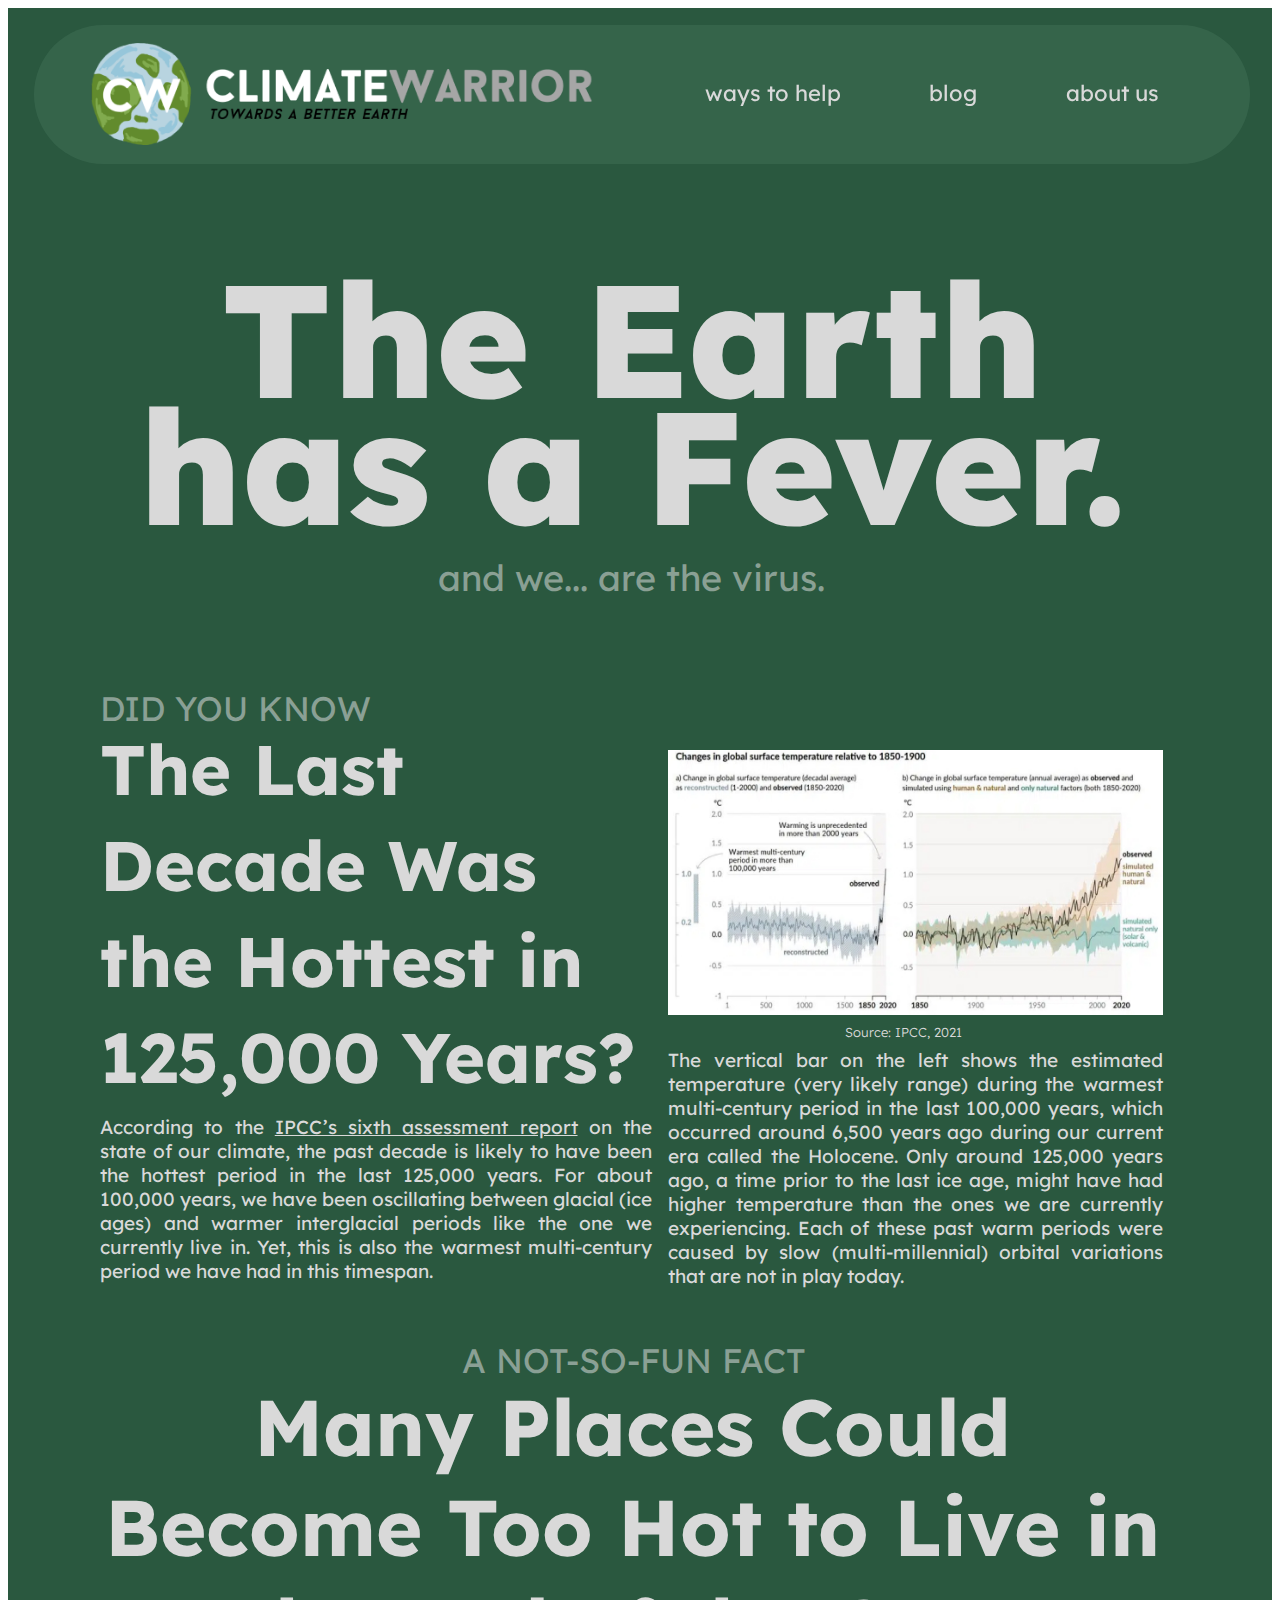
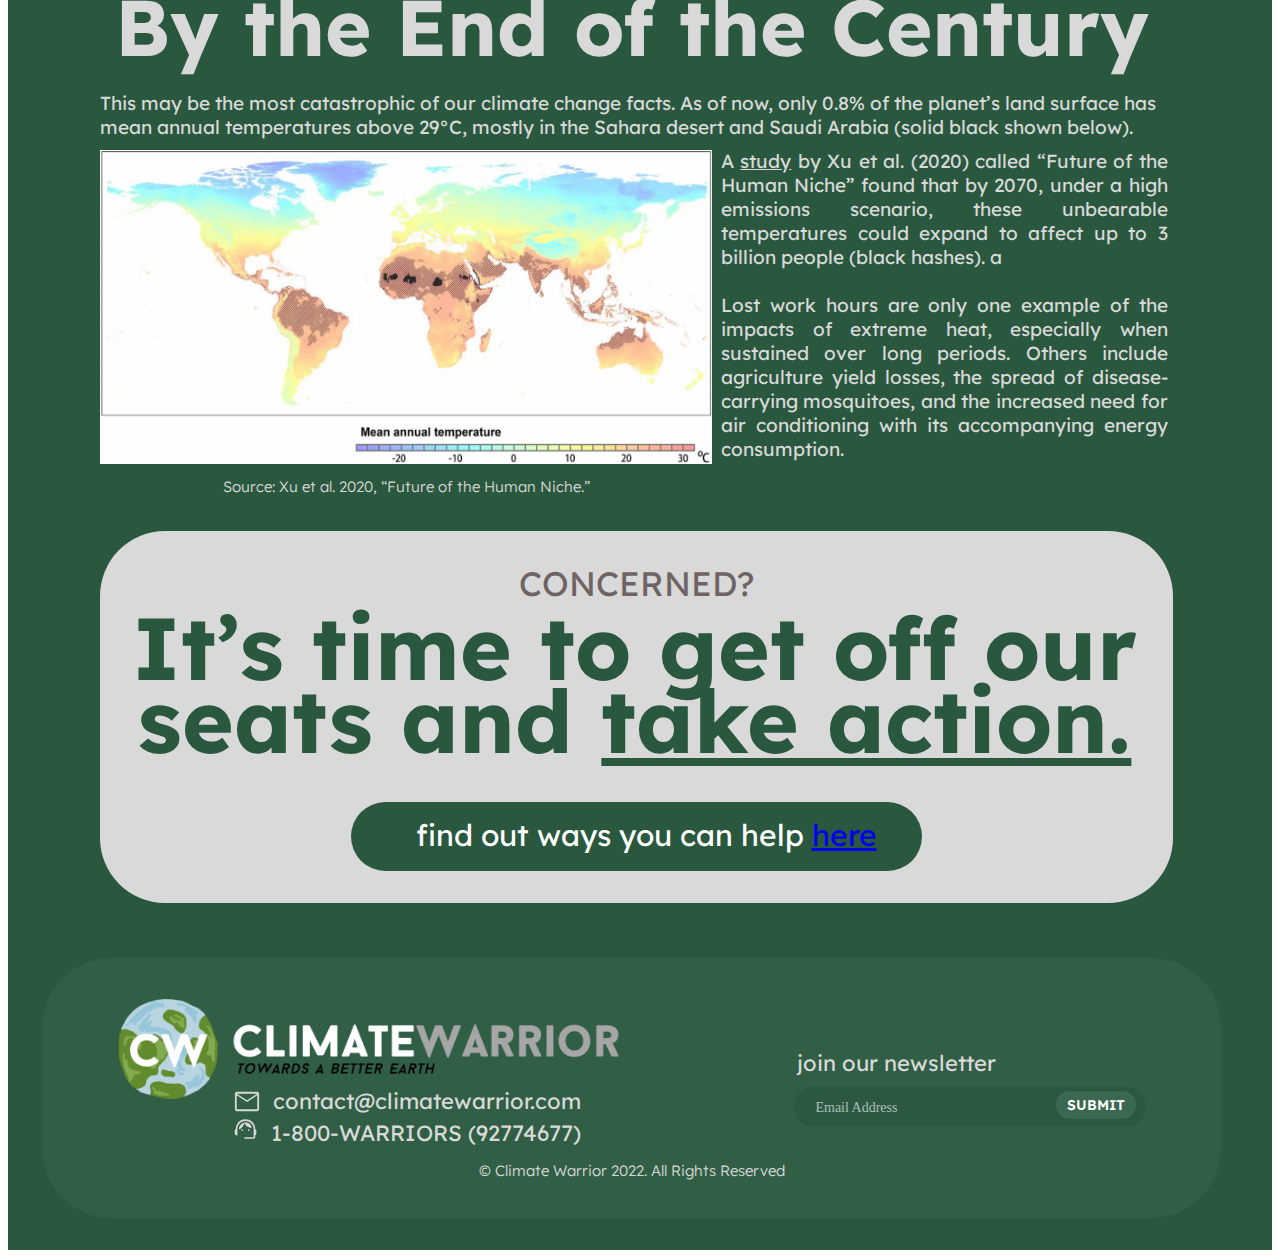
<file: index.html>
<!DOCTYPE html>
<html lang="en">
<head>
    <meta charset="UTF-8">
    <meta http-equiv="X-UA-Compatible" content="IE=edge">
    <meta name="viewport" content="width=device-width, initial-scale=1.0">
    <title>Home - Climate Warrior</title>
    <link href="https://fonts.googleapis.com/css2?family=Lexend:wght@400;700;800&display=swap" rel="stylesheet">
</head>
<body>
    <div>
        <link href="./style.css" rel="stylesheet" />
        <div>
          <div class="homepage-homepage">
            <div class="homepage-footer">
              <div class="homepage-allbuttons">
                <div class="homepage-newsletter">
                  <img
                    src="images/Rectangle 25.png"
                    alt="Rectangle-foremail"
                    class="homepage-rectangle25"
                  />
                  <span class="homepage-text"><span>Email Address</span></span>
                  <button class="homepage-submitbutton">
                    <span class="homepage-text02"><span>SUBMIT</span></span>
                  </button>
                  <span class="homepage-text04">
                    <span>join our newsletter</span>
                  </span>
                </div>
                <div class="homepage-email">
                  <img
                    src="images/mail_FILL0_wght400_GRAD0_opsz48 1.svg"
                    alt="mailicon"
                    class="homepage-mailicon"
                  />
                  <span class="homepage-text06">
                    <span>contact@climatewarrior.com</span>
                  </span>
                </div>
                <div class="homepage-contactnumber">
                  <img
                    src="images/support_agent_FILL0_wght400_GRAD0_opsz48 1.svg"
                    alt="contacticon"
                    class="homepage-contacticon"
                  />
                  <span class="homepage-text08">
                    <span>1-800-WARRIORS (92774677)</span>
                  </span>
                </div>
                <span class="homepage-text10">
                  <span>© Climate Warrior 2022. All Rights Reserved</span>
                </span>
                <img
                  src="images/logo.png"
                  alt="logofooter"
                  class="homepage-logofooter"
                />
              </div>
            </div>
            <div class="homepage-takeactionbutton">
              <div class="homepage-alltext">
                <span class="homepage-text12">
                  <span class="homepage-text13">
                    <span>It’s time to get off our</span>
                    <br />
                    <span>seats and</span>
                  </span>
                  <span class="homepage-text17">take action.</span>
                </span>
                <span class="homepage-text18"><span>CONCERNED?</span></span>
                <div class="homepage-waystohelpbutton">
                  <span class="homepage-text20">
                    <span class="homepage-text21">find out ways you can help</span>
                    <span><a href="ways-to-help.html">here</a></span>
                    <!-- <a href="ways-to-help.html">
                      <span class="homepage-text20"><p>ways to help</p>
                      </span>
                    </a> -->
                    <!-- <span class="homepage-text20"><a href="ways-to-help.html"><p>ways to help</p></a></span>
                  </span> -->
                </div>
              </div>
            </div>
            <div class="homepage-notsofunfact">
              <span class="homepage-text23">
                <span>
                  This may be the most catastrophic of our climate change facts. As of
                  now, only 0.8% of the planet’s land surface has mean annual
                  temperatures above 29°C, mostly in the Sahara desert and Saudi
                  Arabia (solid black shown below).
                </span>
              </span>
              <span class="homepage-text25">
                <span class="homepage-text26">A</span>
                <span class="homepage-text27">study</span>
                <span>
                  <span>
                    by Xu et al. (2020) called “Future of the Human Niche” found that
                    by 2070, under a high emissions scenario, these unbearable
                    temperatures could expand to affect up to 3 billion people (black
                    hashes). a
                  </span>
                  <br />
                  <span></span>
                  <br />
                  <span>
                    Lost work hours are only one example of the impacts of extreme
                    heat, especially when sustained over long periods. Others include
                    agriculture yield losses, the spread of disease-carrying
                    mosquitoes, and the increased need for air conditioning with its
                    accompanying energy consumption.
                  </span>
                </span>
              </span>
              <span class="homepage-text34">
                <span>
                  <span>Many Places Could</span>
                  <br />
                  <span>Become Too Hot to Live in By the End of the Century</span>
                </span>
              </span>
              <span class="homepage-text39"><span>A NOT-SO-FUN FACT</span></span>
              <img
                src="images/image 2.jpg"
                alt="heatmap"
                class="homepage-image2"
              />
              <span class="homepage-text41">
                <span>Source: Xu et al. 2020, “Future of the Human Niche.”</span>
              </span>
            </div>
            <div class="homepage-diduknow">
              <span class="homepage-text43">
                <span>
                  <span>The Last</span>
                  <br />
                  <span>Decade Was</span>
                  <br />
                  <span>the Hottest in 125,000 Years?</span>
                </span>
              </span>
              <span class="homepage-text50"><span>DID YOU KNOW</span></span>
              <span class="homepage-text52">
                <span class="homepage-text53">According to the</span>
                <span class="homepage-text54">IPCC’s sixth assessment report</span>
                <span>
                  on the state of our climate, the past decade is likely to have been
                  the hottest period in the last 125,000 years. For about 100,000
                  years, we have been oscillating between glacial (ice ages) and
                  warmer interglacial periods like the one we currently live in. Yet,
                  this is also the warmest multi-century period we have had in this
                  timespan.
                </span>
              </span>
              <span class="homepage-text56">
                <span>
                  The vertical bar on the left shows the estimated temperature (very
                  likely range) during the warmest multi-century period in the last
                  100,000 years, which occurred around 6,500 years ago during our
                  current era called the Holocene. Only around 125,000 years ago, a
                  time prior to the last ice age, might have had higher temperature
                  than the ones we are currently experiencing. Each of these past warm
                  periods were caused by slow (multi-millennial) orbital variations
                  that are not in play today.
                </span>
              </span>
              <span class="homepage-text58"><span>Source: IPCC, 2021</span></span>
              <img
                src="images/image 1.jpg"
                alt="ipcc-graph"
                class="homepage-image1"
              />
            </div>
            <div class="homepage-hero">
              <span class="homepage-text60">
                <span>
                  <span>The Earth</span>
                  <br />
                  <span>has a Fever.</span>
                </span>
              </span>
              <span class="homepage-text65">
                <span>and we... are the virus.</span>
              </span>
            </div>
            <div class="homepage-navbar">
              <div class="homepage-navbaricons">
                <div class="homepage-buttons">
                 
                  <a href="ways-to-help.html">
                    <div class="homepage-text67"><p>ways to help</p>
                    </div>
                  </a>
                 
                <a href="blog.html">
                  <div class="homepage-text69"><p>blog</p>
                  </div>
                </a>
               
                <a href="about-us.html">
                  <div class="homepage-text71"><p>about us</p>
                  </div>
                </a>
                </div>

                <a href="index.html"><img src="images/logo.png" alt="logo" class="homepage-logoheader" ></a>
              </div>
            </div>
          </div>
        </div>
      </div>  
</body>
</html>
</file>
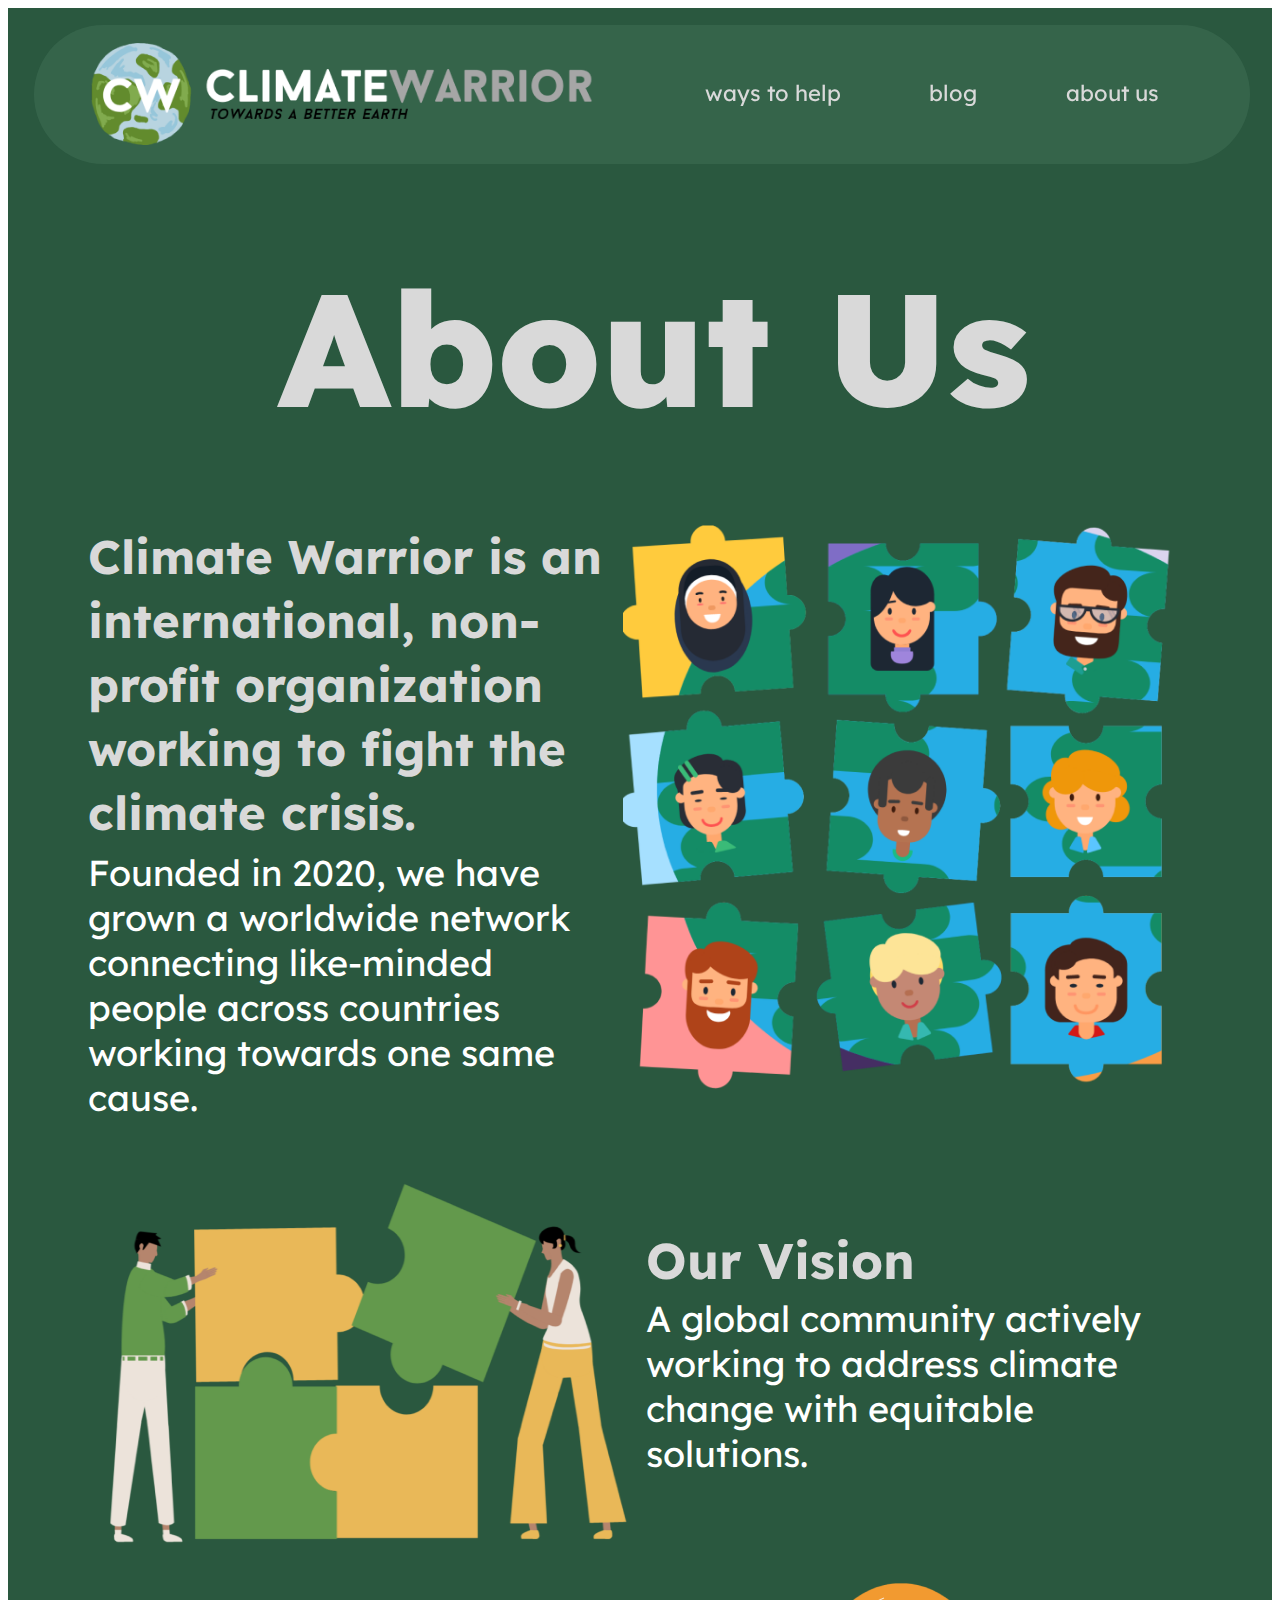
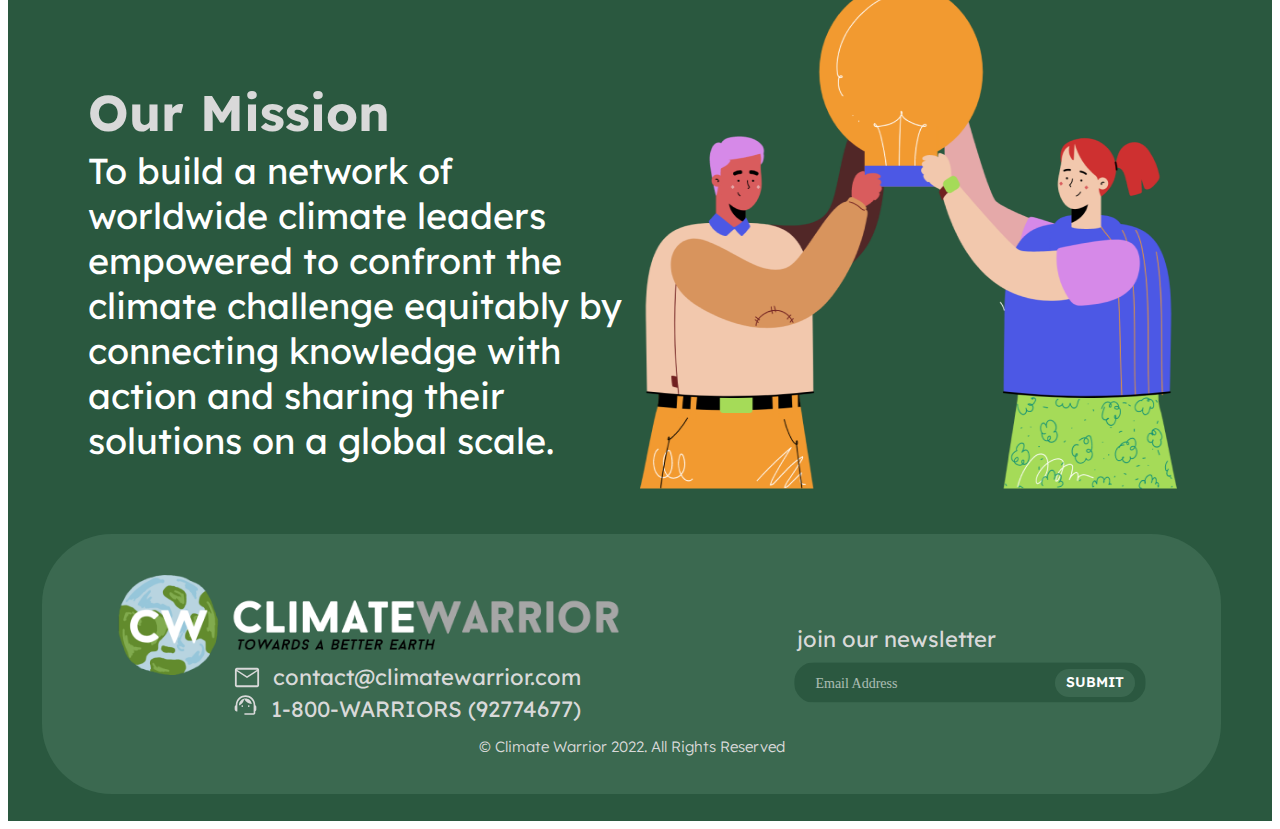
<file: about-us.html>
<!DOCTYPE html>
<html lang="en">
<head>
    <meta charset="UTF-8">
    <meta http-equiv="X-UA-Compatible" content="IE=edge">
    <meta name="viewport" content="width=device-width, initial-scale=1.0">
    <title>About Us - Climate Warrior</title>
    <link href="https://fonts.googleapis.com/css2?family=Lexend:wght@400;700;800&display=swap" rel="stylesheet">
</head>
<body>
    <div>
        <link href="./about-us.css" rel="stylesheet" />
        <div>
          <div class="aboutus-aboutus">
            <div class="aboutus-mission">
              <span class="aboutus-text"><span>Our Mission</span></span>
              <span class="aboutus-text02">
                <span>
                  To build a network of worldwide climate leaders empowered to
                  confront the climate challenge equitably by connecting knowledge
                  with action and sharing their solutions on a global scale.
                </span>
              </span>
              <img
                src="images/2 1.png"
                class="aboutus-i-m-a-g-e21"
              />
            </div>
            <div class="aboutus-vision">
              <span class="aboutus-text04"><span>Our Vision</span></span>
              <span class="aboutus-text06">
                <span>
                  A global community actively working to address climate change with
                  equitable solutions.
                </span>
              </span>
              <img
                src="images/3 1.png"
                class="aboutus-i-m-a-g-e31"
              />
            </div>
            <div class="aboutus-aboutusdescription">
              <span class="aboutus-text08">
                <span>
                  Climate Warrior is an international, non-profit organization working
                  to fight the climate crisis.
                </span>
              </span>
              <span class="aboutus-text10">
                <span>
                  Founded in 2020, we have grown a worldwide network connecting
                  like-minded people across countries working towards one same cause.
                </span>
              </span>
              <img
                src="images/1 1.png"
                class="aboutus-i-m-a-g-e11"
              />
            </div>
            <div class="aboutus-hero">
              <span class="aboutus-text12"><span>About Us</span></span>
            </div>
            <div class="aboutus-navbar">
              <div class="aboutus-navbaricons">
                <div class="aboutus-buttons">
                  <!-- <span class="aboutus-text14"><a href="ways-to-help.html">ways to help</a></span>
                  <span class="aboutus-text16"><a href="blog.html">blog</a></span>
                  <span class="aboutus-text18"><a href="about-us.html">about us</a></span> -->
                  <a href="ways-to-help.html">
                    <div class="aboutus-text14"><p>ways to help</p>
                    </div>
                  </a>
                 
                <a href="blog.html">
                  <div class="aboutus-text16"><p>blog</p>
                  </div>
                </a>
               
                <a href="about-us.html">
                  <div class="aboutus-text18"><p>about us</p>
                  </div>
                </a>
                </div>
                <a href="index.html"><img src="images/logo.png" alt="logo" class="aboutus-logoheader" ></a>
              </div>
            </div>
            <div class="aboutus-footer">
              <div class="aboutus-allbuttons">
                <div class="aboutus-newsletter">
                  <img
                    src="images/Rectangle 25.png"
                    class="aboutus-rectangle25"
                  />
                  <span class="aboutus-text20"><span>Email Address</span></span>
                  <button class="aboutus-submitbutton">
                    <span class="aboutus-text22"><span>SUBMIT</span></span>
                  </button>
                  <span class="aboutus-text24"><span>join our newsletter</span></span>
                </div>
                <div class="aboutus-email">
                  <img
                    src="images/mail_FILL0_wght400_GRAD0_opsz48 1.svg"
                    alt="mailicon"
                    class="aboutus-mailicon"
                  />
                  <span class="aboutus-text26">
                    <span>contact@climatewarrior.com</span>
                  </span>
                </div>
                <div class="aboutus-contactnumber">
                  <img
                    src="images/support_agent_FILL0_wght400_GRAD0_opsz48 1.svg"
                    alt="contacticon"
                    class="aboutus-contacticon"
                  />
                  <span class="aboutus-text28">
                    <span>1-800-WARRIORS (92774677)</span>
                  </span>
                </div>
                <span class="aboutus-text30">
                  <span>© Climate Warrior 2022. All Rights Reserved</span>
                </span>
                <img
                  src="images/logo.png"
                  alt="logofooter"
                  class="aboutus-logofooter"
                />
              </div>
            </div>
          </div>
        </div>
      </div>
      
</body>
</html>
</file>
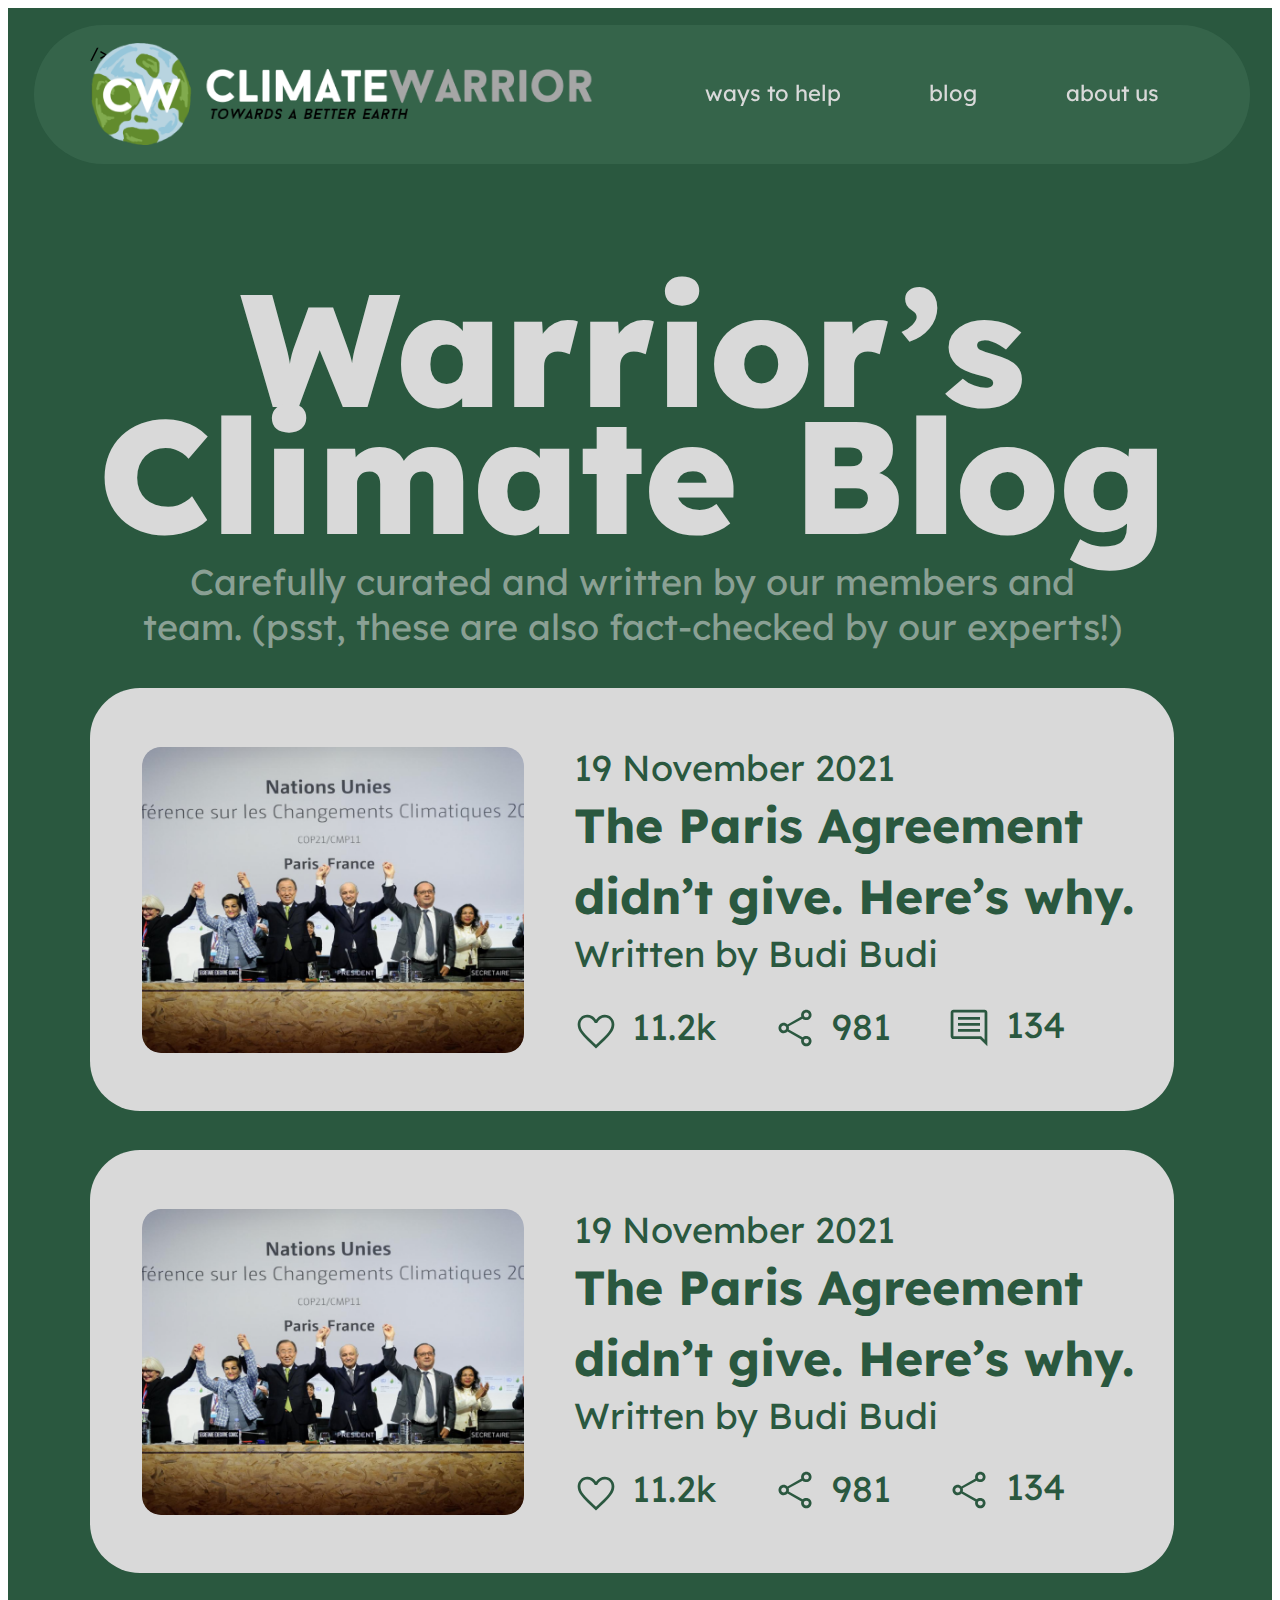
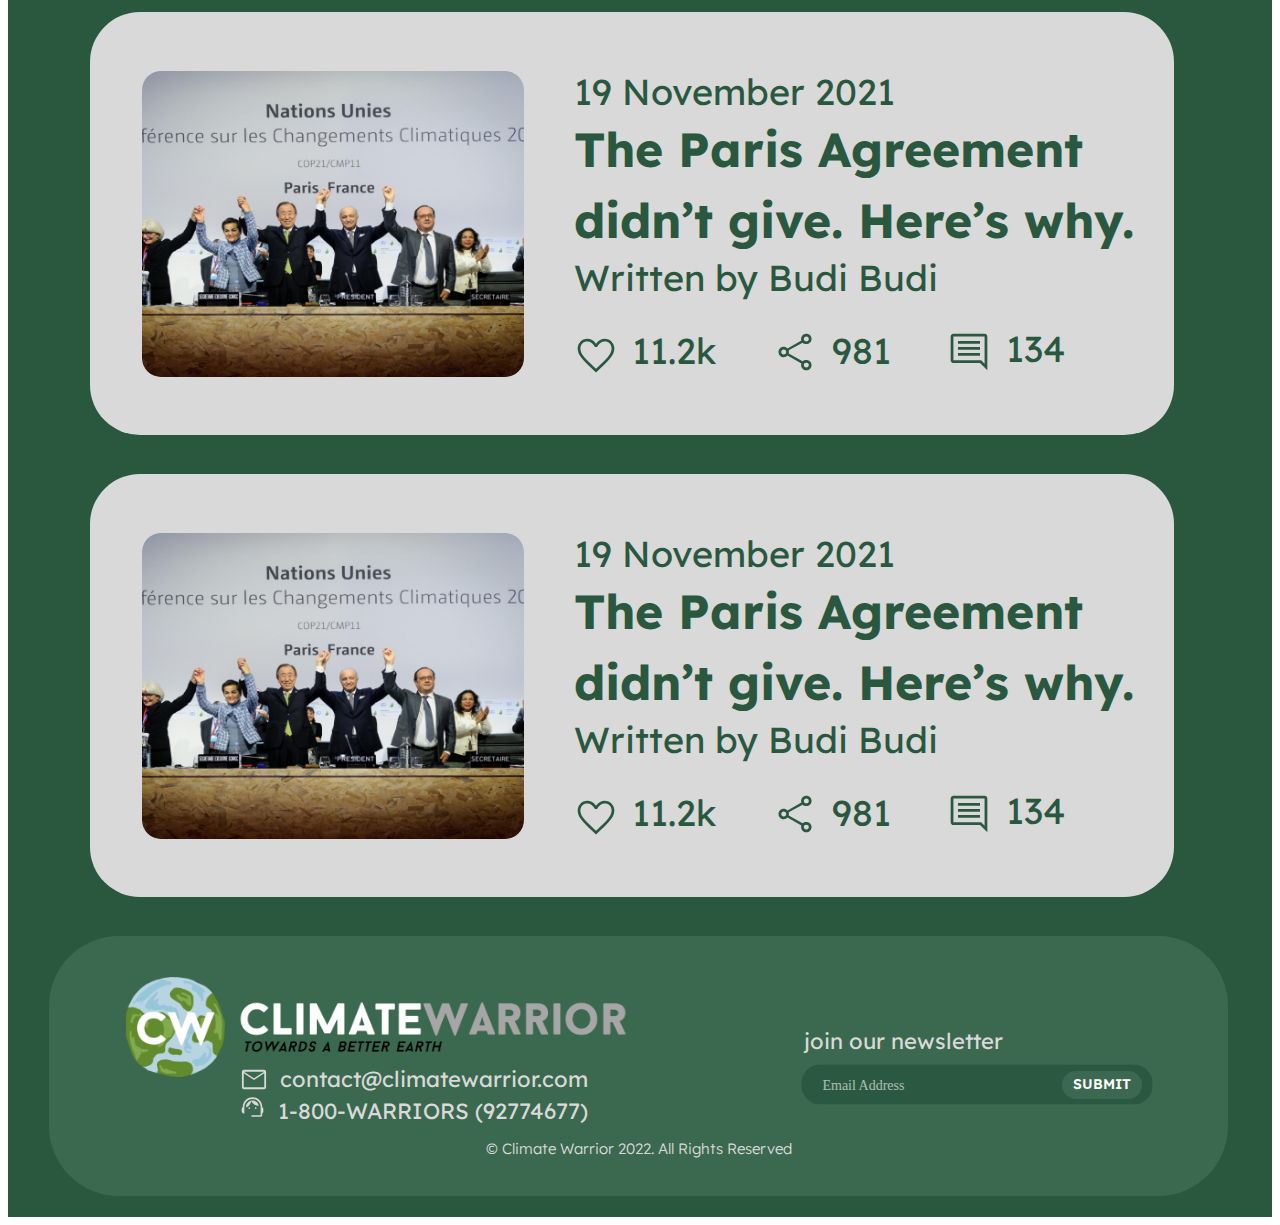
<file: blog.html>
<!DOCTYPE html>
<html lang="en">
<head>
    <meta charset="UTF-8">
    <meta http-equiv="X-UA-Compatible" content="IE=edge">
    <meta name="viewport" content="width=device-width, initial-scale=1.0">
    <title>Blog - Climate Warrior</title>
    <link href="https://fonts.googleapis.com/css2?family=Lexend:wght@400;700;800&display=swap" rel="stylesheet">
</head>
<body>
    <div>
        <link href="./blog.css" rel="stylesheet" />
        <div>
          <div class="blog-blog">
            <div class="blog-blogpost1">
              <div class="blog-text">
                <span class="blog-text01"><span>Written by Budi Budi</span></span>
                <span class="blog-text03"><span>19 November 2021</span></span>
                <div class="blog-likes">
                  <img
                    src="images/favorite_FILL0_wght400_GRAD0_opsz48 1.svg"
                    alt="likeicon"
                    class="blog-likeicon"
                  />
                  <span class="blog-text05"><span>11.2k</span></span>
                </div>
                <div class="blog-shares">
                  <img
                    src="images/share_FILL0_wght400_GRAD0_opsz48 1.svg"
                    alt="shareicon"
                    class="blog-shareicon"
                  />
                  <span class="blog-text07"><span>981</span></span>
                </div>
                <div class="blog-comment">
                  <img
                    src="images/comment_FILL0_wght400_GRAD0_opsz48 1.svg"
                    alt="commenticon"
                    class="blog-commenticon"
                  />
                  <span class="blog-text09"><span>134</span></span>
                </div>
                <span class="blog-text11">
                  <span>The Paris Agreement didn’t give. Here’s why.</span>
                </span>
              </div>
              <img
                src="images/image 3.png"
                class="blog-image3"
              />
            </div>
            <div class="blog-blogpost2">
              <div class="blog-text13">
                <span class="blog-text14"><span>Written by Budi Budi</span></span>
                <span class="blog-text16"><span>19 November 2021</span></span>
                <div class="blog-likes1">
                  <img
                    src="images/favorite_FILL0_wght400_GRAD0_opsz48 1.svg"
                    alt="likeicon"
                    class="blog-likeicon1"
                  />
                  <span class="blog-text18"><span>11.2k</span></span>
                </div>
                <div class="blog-shares1">
                  <img
                    src="images/share_FILL0_wght400_GRAD0_opsz48 1.svg"
                    alt="shareicon"
                    class="blog-shareicon1"
                  />
                  <span class="blog-text20"><span>981</span></span>
                </div>
                <div class="blog-comment1">
                  <img
                    src="images/share_FILL0_wght400_GRAD0_opsz48 1.svg"
                    alt="commenticon"
                    class="blog-commenticon1"
                  />
                  <span class="blog-text22"><span>134</span></span>
                </div>
                <span class="blog-text24">
                  <span>The Paris Agreement didn’t give. Here’s why.</span>
                </span>
              </div>
              <img
                src="images/image 3.png"
                class="blog-image31"
              />
            </div>
            <div class="blog-blogpost3">
              <div class="blog-text26">
                <span class="blog-text27"><span>Written by Budi Budi</span></span>
                <span class="blog-text29"><span>19 November 2021</span></span>
                <div class="blog-likes2">
                  <img
                    src="images/favorite_FILL0_wght400_GRAD0_opsz48 1.svg"
                    alt="likeicon"
                    class="blog-likeicon2"
                  />
                  <span class="blog-text31"><span>11.2k</span></span>
                </div>
                <div class="blog-shares2">
                  <img
                    src="images/share_FILL0_wght400_GRAD0_opsz48 1.svg"
                    alt="shareicon"
                    class="blog-shareicon2"
                  />
                  <span class="blog-text33"><span>981</span></span>
                </div>
                <div class="blog-comment2">
                  <img
                    src="images/comment_FILL0_wght400_GRAD0_opsz48 1.svg"
                    alt="commenticon"
                    class="blog-commenticon2"
                  />
                  <span class="blog-text35"><span>134</span></span>
                </div>
                <span class="blog-text37">
                  <span>The Paris Agreement didn’t give. Here’s why.</span>
                </span>
              </div>
              <img
                src="images/image 3.png"
                class="blog-image32"
              />
            </div>
            <div class="blog-blogpost4">
              <div class="blog-text39">
                <span class="blog-text40"><span>Written by Budi Budi</span></span>
                <span class="blog-text42"><span>19 November 2021</span></span>
                <div class="blog-likes3">
                  <img
                    src="images/favorite_FILL0_wght400_GRAD0_opsz48 1.svg"
                    alt="likeicon"
                    class="blog-likeicon3"
                  />
                  <span class="blog-text44"><span>11.2k</span></span>
                </div>
                <div class="blog-shares3">
                  <img
                    src="images/share_FILL0_wght400_GRAD0_opsz48 1.svg"
                    alt="shareicon"
                    class="blog-shareicon3"
                  />
                  <span class="blog-text46"><span>981</span></span>
                </div>
                <div class="blog-comment3">
                  <img
                    src="images/comment_FILL0_wght400_GRAD0_opsz48 1.svg"
                    alt="commenticon"
                    class="blog-commenticon3"
                  />
                  <span class="blog-text48"><span>134</span></span>
                </div>
                <span class="blog-text50">
                  <span>The Paris Agreement didn’t give. Here’s why.</span>
                </span>
              </div>
              <img
                src="images/image 3.png"
                class="blog-image33"
              />
            </div>
            <div class="blog-hero">
              <span class="blog-text52">
                <span>
                  <span>Warrior’s</span>
                  <br />
                  <span>Climate Blog</span>
                </span>
              </span>
              <span class="blog-text57">
                <span>
                  Carefully curated and written by our members and team. (psst, these
                  are also fact-checked by our experts!)
                </span>
              </span>
            </div>
            <div class="blog-footer">
              <div class="blog-allbuttons">
                <div class="blog-newsletter">
                  <img
                    src="images/Rectangle 25.png"
                    class="blog-rectangle25"
                  />
                  <span class="blog-text59"><span>Email Address</span></span>
                  <button class="blog-submitbutton">
                    <span class="blog-text61"><span>SUBMIT</span></span>
                  </button>
                  <span class="blog-text63"><span>join our newsletter</span></span>
                </div>
                <div class="blog-email">
                  <img
                    src="images/mail_FILL0_wght400_GRAD0_opsz48 1.svg"
                    alt="mailicon"
                    class="blog-mailicon"
                  />
                  <span class="blog-text65">
                    <span>contact@climatewarrior.com</span>
                  </span>
                </div>
                <div class="blog-contactnumber">
                  <img
                    src="images/support_agent_FILL0_wght400_GRAD0_opsz48 1.svg"
                    alt="contacticon"
                    class="blog-contacticon"
                  />
                  <span class="blog-text67">
                    <span>1-800-WARRIORS (92774677)</span>
                  </span>
                </div>
                <span class="blog-text69">
                  <span>© Climate Warrior 2022. All Rights Reserved</span>
                </span>
                <img
                  src="images/logo.png"
                  alt="logofooter"
                  class="blog-logofooter"
                />
              </div>
            </div>
            <div class="blog-navbar">
              <div class="blog-navbaricons">
                <div class="blog-buttons">
                  <!-- <span class="blog-text71"><span><a href="ways-to-help.html">ways to help</a></span>
                  <span class="blog-text73"><a href="blog.html">blog</a></span>
                  <span class="blog-text75"><a href="about-us.html">about us</a></span> -->
                  <a href="ways-to-help.html">
                    <div class="blog-text71"><p>ways to help</p>
                    </div>
                  </a>
                 
                <a href="blog.html">
                  <div class="blog-text73"><p>blog</p>
                  </div>
                </a>
               
                <a href="about-us.html">
                  <div class="blog-text75"><p>about us</p>
                  </div>
                </a>
                </div>
                <a href="index.html"><img src="images/logo.png" alt="logo" class="blog-logoheader" ></a>
                />
              </div>
            </div>
          </div>
        </div>
      </div>
      
</body>
</html>
</file>
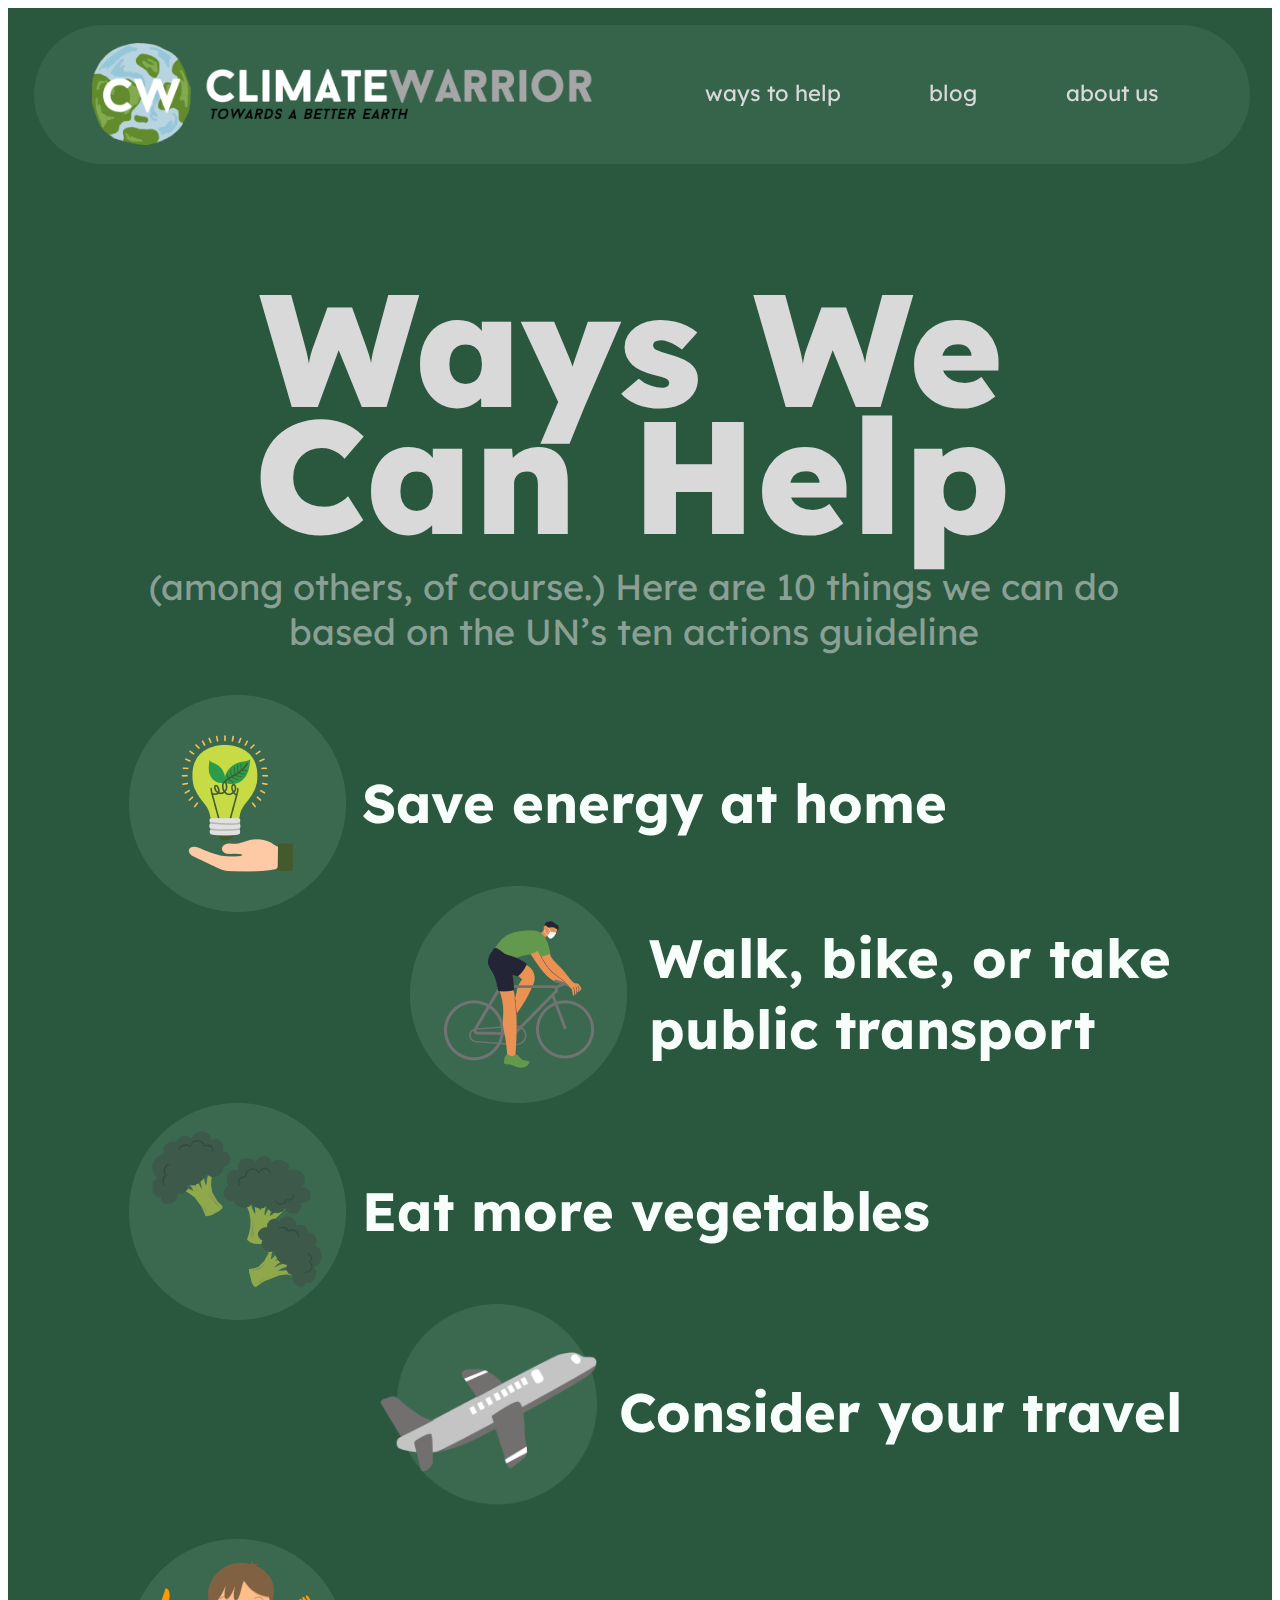
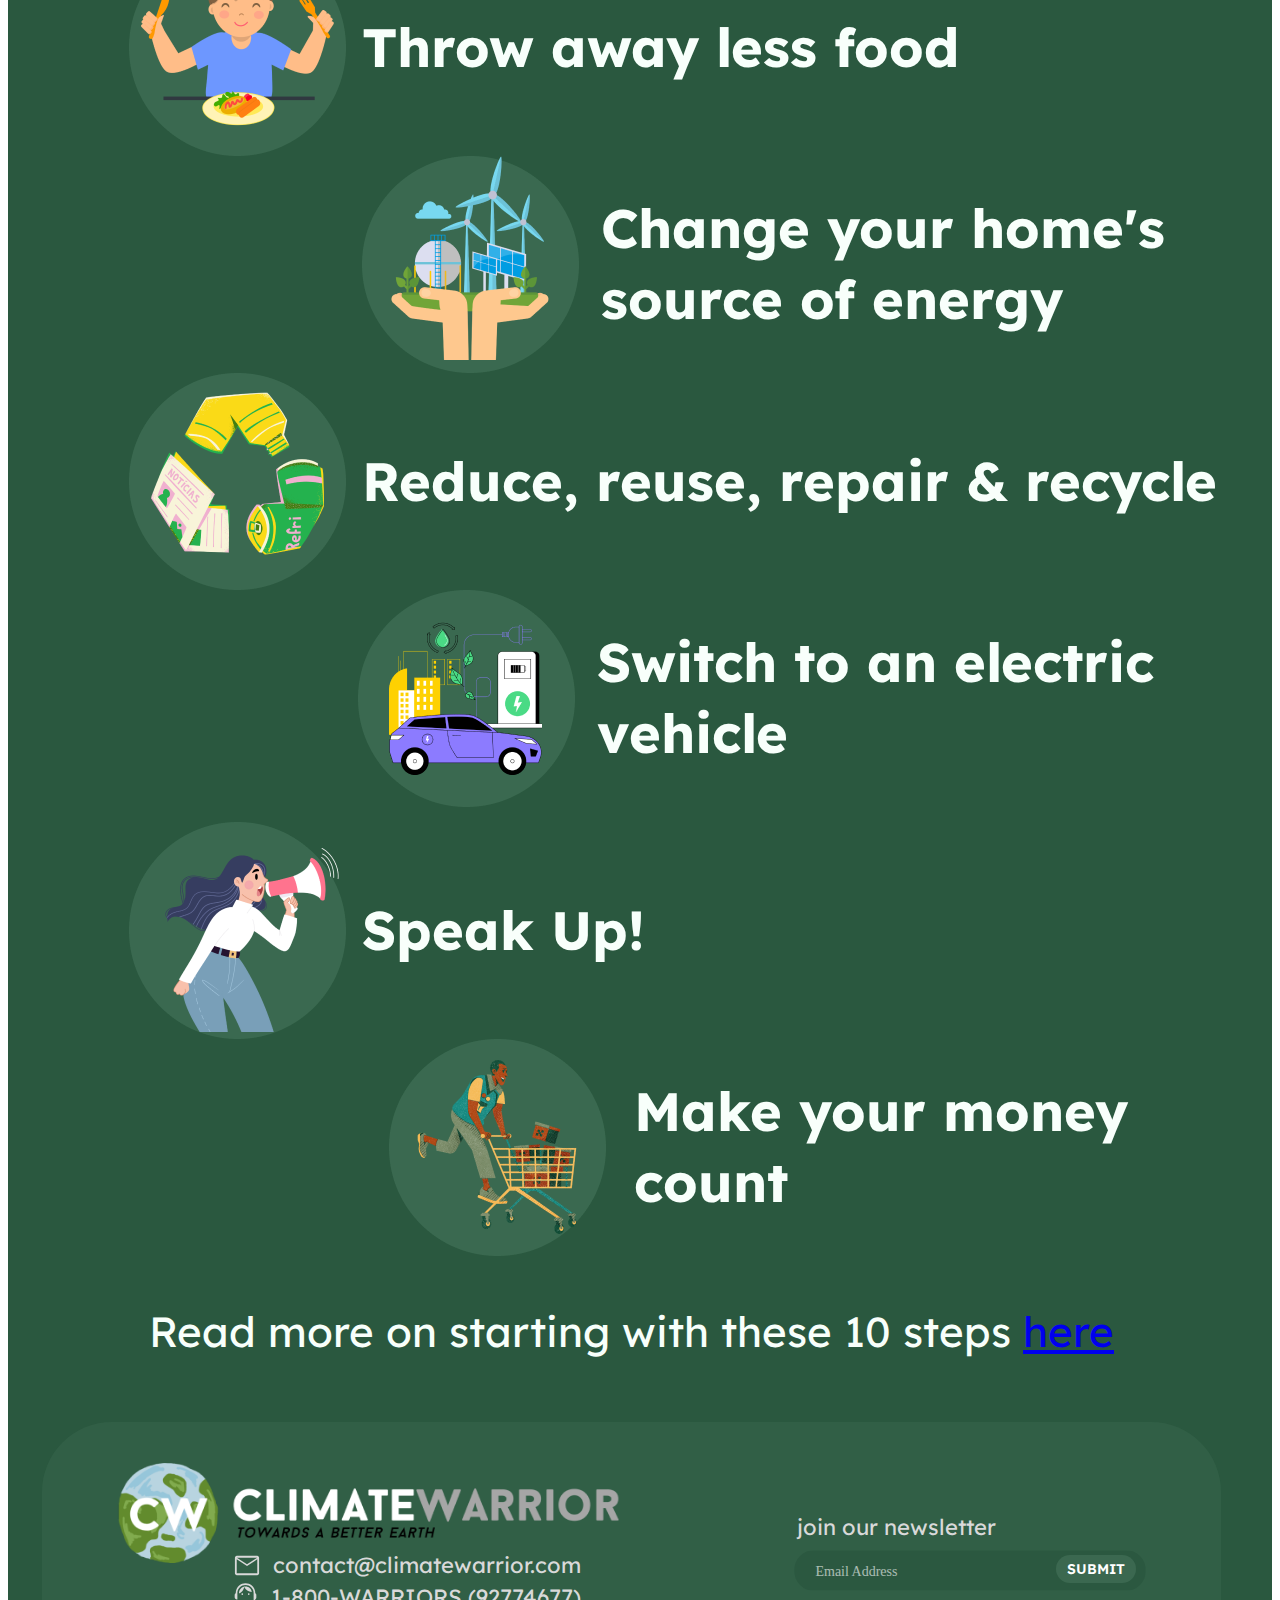
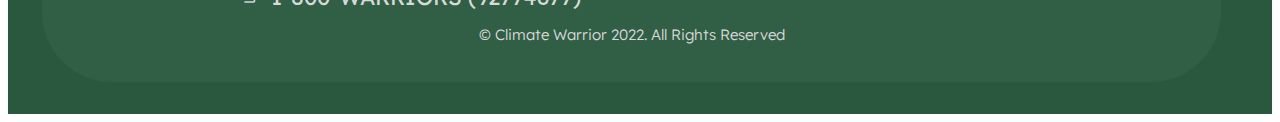
<file: ways-to-help.html>
<!DOCTYPE html>
<html lang="en">
<head>
    <meta charset="UTF-8">
    <meta http-equiv="X-UA-Compatible" content="IE=edge">
    <meta name="viewport" content="width=device-width, initial-scale=1.0">
    <title>Ways To Help - Climate Warrior</title>
    <link href="https://fonts.googleapis.com/css2?family=Lexend:wght@400;700;800&display=swap" rel="stylesheet">
</head>
<body>
    <div>
        <link href="./ways-to-help.css" rel="stylesheet" />
        <div>
          <div class="waystohelp-waystohelp">
            <span class="waystohelp-text">
              <span class="waystohelp-text01">
                Read more on starting with these 10 steps
              </span>
              <!-- <span>here</span> -->
              <a href="https://www.un.org/en/actnow/ten-actions">here</a>
            </span>
            <div class="waystohelp-allways">
              <div class="waystohelp-way1">
                <div class="waystohelp-iconsaveenergy">
                  <img
                    src="images/icon save energy.png"
                    class="waystohelp-ellipse1"
                  />
                  <!-- <img
                    src="/playground_assets/image411190-kf4d-200w.png"
                    alt="IMAGE411190"
                    class="waystohelp-i-m-a-g-e41"
                  /> -->
                </div>
                <span class="waystohelp-text03">
                  <span>Save energy at home</span>
                </span>
              </div>
              <div class="waystohelp-way2">
                <div class="waystohelp-icontravel">
                  <img
                    src="images/icon travel.png"
                    class="waystohelp-ellipse101"
                  />
                  <!-- <img
                    src="/playground_assets/image71195-mncp9-300h.png"
                    alt="IMAGE71195"
                    class="waystohelp-i-m-a-g-e7"
                  /> -->
                </div>
                <span class="waystohelp-text05">
                  <span>Consider your travel</span>
                </span>
              </div>
              <div class="waystohelp-way3">
                <div class="waystohelp-iconwalkbike">
                  <img
                    src="images/icon walk bike.png"
                    class="waystohelp-ellipse102"
                  />
                  <!-- <img
                    src="/playground_assets/image51200-kzik-200h.png"
                    alt="IMAGE51200"
                    class="waystohelp-i-m-a-g-e5"
                  /> -->
                </div>
                <span class="waystohelp-text07">
                  <span>
                    <span>Walk, bike, or take</span>
                    <br />
                    <span>public transport</span>
                  </span>
                </span>
              </div>
              <div class="waystohelp-way4">
                <div class="waystohelp-iconvegetables">
                  <img
                    src="images/icon vegetables.png"
                    class="waystohelp-ellipse103"
                  />
                  <!-- <img
                    src="/playground_assets/image61205-iupf-200h.png"
                    alt="IMAGE61205"
                    class="waystohelp-i-m-a-g-e6"
                  /> -->
                </div>
                <span class="waystohelp-text12">
                  <span>Eat more vegetables</span>
                </span>
              </div>
              <div class="waystohelp-way5">
                <span class="waystohelp-text14">
                  <span>Throw away less food</span>
                </span>
                <div class="waystohelp-iconthrowfood">
                  <img
                    src="images/icon throw food.png"
                    class="waystohelp-ellipse104"
                  />
                  <!-- <img
                    src="/playground_assets/image81212-yvny-200h.png"
                    alt="IMAGE81212"
                    class="waystohelp-i-m-a-g-e8"
                  /> -->
                </div>
              </div>
              <div class="waystohelp-way6">
                <span class="waystohelp-text16">
                  <span>
                    <span>Change your home&apos;s</span>
                    <br />
                    <span>source of energy</span>
                  </span>
                </span>
                <div class="waystohelp-iconhomesource">
                  <img
                    src="images/icon home source.png"
                    class="waystohelp-ellipse105"
                  />
                  <!-- <img
                    src="/playground_assets/image101218-24z7-300h.png"
                    alt="IMAGE101218"
                    class="waystohelp-i-m-a-g-e10"
                  /> -->
                </div>
              </div>
              <div class="waystohelp-way7">
                <span class="waystohelp-text21">
                  <span>Reduce, reuse, repair &amp; recycle</span>
                </span>
                <div class="waystohelp-icon3r">
                  <img
                    src="images/icon 3r.png"
                    class="waystohelp-ellipse106"
                  />
                  <!-- <img
                    src="/playground_assets/image91224-34zk-200h.png"
                    alt="IMAGE91224"
                    class="waystohelp-i-m-a-g-e9"
                  /> -->
                </div>
              </div>
              <div class="waystohelp-way8">
                <span class="waystohelp-text23">
                  <span>
                    <span>Switch to an electric</span>
                    <br />
                    <span>vehicle</span>
                  </span>
                </span>
                <div class="waystohelp-iconelectricvehicle">
                  <img
                    src="images/icon electric vehicle.png"
                    class="waystohelp-ellipse107"
                  />
                  <!-- <img
                    src="/playground_assets/image111230-ynmb-200h.png"
                    alt="IMAGE111230"
                    class="waystohelp-i-m-a-g-e11"
                  /> -->
                </div>
              </div>
              <div class="waystohelp-way9">
                <span class="waystohelp-text28">
                  <span>
                    <span>Make your money</span>
                    <br />
                    <span>count</span>
                  </span>
                </span>
                <div class="waystohelp-iconmakemoneycount">
                  <img
                    src="images/icon make money count.png"
                    class="waystohelp-ellipse108"
                  />
                  <!-- <img
                    src="/playground_assets/image121236-b1y9-200h.png"
                    alt="IMAGE121236"
                    class="waystohelp-i-m-a-g-e12"
                  /> -->
                </div>
              </div>
              <div class="waystohelp-way10">
                <span class="waystohelp-text33"><span>Speak Up!</span></span>
                <div class="waystohelp-iconspeakup">
                  <img
                    src="images/icon speak up.png"
                    class="waystohelp-ellipse109"
                  />
                  <!-- <img
                    src="/playground_assets/image131242-h2y-200h.png"
                    alt="IMAGE131242"
                    class="waystohelp-i-m-a-g-e13"
                  /> -->
                </div>
              </div>
            </div>
            <div class="waystohelp-hero">
              <span class="waystohelp-text35">
                <span>
                  <span>Ways We</span>
                  <br />
                  <span>Can Help</span>
                </span>
              </span>
              <span class="waystohelp-text40">
                <span>
                  (among others, of course.) Here are 10 things we can do based on the
                  UN’s ten actions guideline
                </span>
              </span>
            </div>
            <div class="waystohelp-navbar">
              <div class="waystohelp-navbaricons">
                <div class="waystohelp-buttons">
                  <!-- <span class="waystohelp-text42"><a href="ways-to-help.html">ways to help</a></span>
                  <span class="waystohelp-text44"><a href="blog.html">blog</a></span>
                  <span class="waystohelp-text46"><a href="about-us.html">about us</a></span> -->
                  <a href="ways-to-help.html">
                    <div class="waystohelp-text42"><p>ways to help</p>
                    </div>
                  </a>
                 
                <a href="blog.html">
                  <div class="waystohelp-text44"><p>blog</p>
                  </div>
                </a>
               
                <a href="about-us.html">
                  <div class="waystohelp-text46"><p>about us</p>
                  </div>
                </a>
                </div>
                 <a href="index.html"><img src="images/logo.png" alt="logo" class="waystohelp-logoheader" ></a>
              </div>
            </div>
            <div class="waystohelp-footer">
              <div class="waystohelp-allbuttons">
                <div class="waystohelp-newsletter">
                  <img
                    src="images/Rectangle 25.png"
                    class="waystohelp-rectangle25"
                  />
                  <span class="waystohelp-text48"><span>Email Address</span></span>
                  <button class="waystohelp-submitbutton">
                    <span class="waystohelp-text50"><span>SUBMIT</span></span>
                  </button>
                  <span class="waystohelp-text52">
                    <span>join our newsletter</span>
                  </span>
                </div>
                <div class="waystohelp-email">
                  <img
                    src="images/mail_FILL0_wght400_GRAD0_opsz48 1.svg"
                    alt="mailicon"
                    class="waystohelp-mailicon"
                  />
                  <span class="waystohelp-text54">
                    <span>contact@climatewarrior.com</span>
                  </span>
                </div>
                <div class="waystohelp-contactnumber">
                  <img
                    src="images/support_agent_FILL0_wght400_GRAD0_opsz48 1.svg"
                    alt="contacticon"
                    class="waystohelp-contacticon"
                  />
                  <span class="waystohelp-text56">
                    <span>1-800-WARRIORS (92774677)</span>
                  </span>
                </div>
                <span class="waystohelp-text58">
                  <span>© Climate Warrior 2022. All Rights Reserved</span>
                </span>
                <img
                  src="images/logo.png"
                  alt="logofooter"
                  class="waystohelp-logofooter"
                />
              </div>
            </div>
          </div>
        </div>
      </div>
      
</body>
</html>
</file>
<file: style.css>
body {
    font-family: lexend;
}

.homepage-homepage {
    width: 100%;
    height: 2842px;
    display: flex;
    overflow: hidden;
    position: relative;
    align-items: flex-start;
    flex-shrink: 0;
    border-color: transparent;
    background-color: rgba(42, 88, 63, 1);
  }
  
  .homepage-footer {
    top: 2550px;
    left: 34px;
    width: 1179px;
    height: 259.5257873535156px;
    display: flex;
    padding: 0;
    position: absolute;
    align-self: auto;
    box-sizing: border-box;
    align-items: flex-start;
    flex-shrink: 1;
    border-color: transparent;
    border-style: none;
    border-width: 0;
    margin-right: 0;
    border-radius: 70px;
    margin-bottom: 0;
    flex-direction: row;
    justify-content: flex-start;
    background-color: rgba(59, 105, 80, 0.4399999976158142);
  }
  .homepage-allbuttons {
    top: 40.5772705078125px;
    left: 74.99991607666016px;
    width: 1029.466796875px;
    height: 178.4227294921875px;
    display: flex;
    padding: 0;
    position: absolute;
    align-self: auto;
    box-sizing: border-box;
    align-items: flex-start;
    flex-shrink: 1;
    border-color: transparent;
    border-style: none;
    border-width: 0;
    border-radius: 0px 0px 0px 0px;
    flex-direction: row;
    justify-content: flex-start;
    background-color: transparent;
  }
  .homepage-newsletter {
    top: 50.4227294921875px;
    left: 677.4130859375px;
    width: 352.0537109375px;
    height: 77.15459442138672px;
    display: flex;
    padding: 0;
    position: absolute;
    align-self: auto;
    box-sizing: border-box;
    align-items: flex-start;
    flex-shrink: 1;
    border-color: transparent;
    border-style: none;
    border-width: 0;
    border-radius: 0px 0px 0px 0px;
    flex-direction: row;
    justify-content: flex-start;
    background-color: transparent;
  }
  .homepage-rectangle25 {
    top: 36.5772705078125px;
    left: 0px;
    width: 352px;
    height: 41px;
    position: absolute;
    border-color: transparent;
    border-radius: 80px;
  }
  .homepage-text {
    top: 43px;
    left: 21.0537109375px;
    color: rgba(255, 255, 255, 1);
    width: 114px;
    height: auto;
    opacity: 0.60;
    position: absolute;
    font-size: 14px;
    align-self: auto;
    font-style: Regular;
    text-align: left;
    font-family: Roboto;
    font-weight: 400;
    line-height: 31px;
    font-stretch: normal;
    text-decoration: none;
  }
  .homepage-submitbutton {
    top: 42.5px;
    left: 262px;
    width: 60px;
    height: 15px;
    display: flex;
    padding: 12px 38px;
    position: absolute;
    align-items: center;
    flex-shrink: 0;
    border-color: transparent;
    border-radius: 64px;
    justify-content: center;
    background-color: rgba(80, 126, 101, 0.4399999976158142);
  }
  .homepage-text02 {
    color: rgba(255, 255, 255, 1);
    height: auto;
    font-size: 14px;
    align-self: auto;
    font-style: SemiBold;
    text-align: center;
    font-family: Lexend;
    font-weight: 600;
    line-height: 27.5px;
    font-stretch: normal;
    margin-right: 0;
    margin-bottom: 0;
    text-decoration: none;
  }
  .homepage-text04 {
    left: 2.680612564086914px;
    color: rgba(217, 217, 217, 1);
    width: 213px;
    height: auto;
    position: absolute;
    font-size: 22px;
    align-self: auto;
    font-style: Regular;
    text-align: left;
    font-family: Lexend;
    font-weight: 400;
    line-height: normal;
    font-stretch: normal;
    text-decoration: none;
  }
  .homepage-email {
    top: 88.4227294921875px;
    left: 114.60082244873047px;
    width: 350.812255859375px;
    height: 29.082477569580078px;
    display: flex;
    padding: 0;
    position: absolute;
    align-self: auto;
    box-sizing: border-box;
    align-items: flex-start;
    flex-shrink: 1;
    border-color: transparent;
    border-style: none;
    border-width: 0;
    border-radius: 0px 0px 0px 0px;
    flex-direction: row;
    justify-content: flex-start;
    background-color: transparent;
  }
  .homepage-mailicon {
    top: 0.3402099609375px;
    left: 0px;
    width: 30px;
    height: 29px;
    position: absolute;
  }
  .homepage-text06 {
    left: 41.812255859375px;
    color: rgba(217, 217, 217, 1);
    width: 309px;
    height: auto;
    position: absolute;
    font-size: 22px;
    align-self: auto;
    font-style: Regular;
    text-align: left;
    font-family: Lexend;
    font-weight: 400;
    line-height: normal;
    font-stretch: normal;
    text-decoration: none;
  }
  .homepage-contactnumber {
    top: 117.5052490234375px;
    left: 114.60082244873047px;
    width: 388.812255859375px;
    height: 26.206186294555664px;
    display: flex;
    padding: 0;
    position: absolute;
    align-self: auto;
    box-sizing: border-box;
    align-items: flex-start;
    flex-shrink: 1;
    border-color: transparent;
    border-style: none;
    border-width: 0;
    border-radius: 0px 0px 0px 0px;
    flex-direction: row;
    justify-content: flex-start;
    background-color: transparent;
  }
  .homepage-contacticon {
    top: 0px;
    left: 0px;
    width: 27px;
    height: 26px;
    position: absolute;
  }
  .homepage-text08 {
    top: 2.91748046875px;
    left: 39.812255859375px;
    color: rgba(217, 217, 217, 1);
    width: 349px;
    height: auto;
    position: absolute;
    font-size: 22px;
    align-self: auto;
    font-style: Regular;
    text-align: left;
    font-family: Lexend;
    font-weight: 400;
    line-height: normal;
    font-stretch: normal;
    text-decoration: none;
  }
  .homepage-text10 {
    top: 162.4227294921875px;
    left: 349.4130859375px;
    color: rgba(217, 217, 217, 1);
    width: 331px;
    height: auto;
    position: absolute;
    font-size: 15px;
    align-self: auto;
    font-style: Light;
    text-align: center;
    font-family: Lexend;
    font-weight: 300;
    line-height: normal;
    font-stretch: normal;
    text-decoration: none;
  }
  .homepage-logofooter {
    top: 0px;
    left: 0px;
    width: 504px;
    height: 100px;
    position: absolute;
    border-color: transparent;
  }
  .homepage-takeactionbutton {
    top: 2123px;
    left: 92px;
    width: 1073px;
    height: 372.33978271484375px;
    display: flex;
    padding: 0;
    position: absolute;
    align-self: auto;
    box-sizing: border-box;
    align-items: flex-start;
    flex-shrink: 1;
    border-color: transparent;
    border-style: none;
    border-width: 0;
    margin-right: 0;
    border-radius: 65px;
    margin-bottom: 0;
    flex-direction: row;
    justify-content: flex-start;
    background-color: rgba(217, 217, 217, 1);
  }
  .homepage-alltext {
    top: 30.914825439453125px;
    left: 19.9036808013916px;
    width: 1032.2874755859375px;
    height: 309.5101623535156px;
    display: flex;
    padding: 0;
    position: absolute;
    align-self: auto;
    box-sizing: border-box;
    align-items: flex-start;
    flex-shrink: 1;
    border-color: transparent;
    border-style: none;
    border-width: 0;
    border-radius: 0px 0px 0px 0px;
    flex-direction: row;
    justify-content: flex-start;
    background-color: transparent;
  }
  .homepage-text12 {
    top: 49.355831146240234px;
    color: rgba(42, 88, 63, 1);
    width: 1030px;
    height: auto;
    position: absolute;
    font-size: 88px;
    align-self: auto;
    font-style: Bold;
    text-align: center;
    font-family: Lexend;
    font-weight: 700;
    line-height: 73px;
    font-stretch: normal;
    text-decoration: none;
  }
  .homepage-text13 {
    text-decoration: NONE;
  }
  .homepage-text17 {
    text-decoration: UNDERLINE;
  }
  .homepage-text18 {
    left: 390.83966064453125px;
    color: rgba(110, 100, 100, 1);
    width: 251px;
    height: auto;
    position: absolute;
    font-size: 34px;
    align-self: auto;
    font-style: Regular;
    text-align: center;
    font-family: Lexend;
    font-weight: 400;
    line-height: normal;
    font-stretch: normal;
    text-decoration: none;
  }
  .homepage-waystohelpbutton {
    top: 239.87777709960938px;
    left: 230.70401000976562px;
    width: 571.7841796875px;
    height: 69.63237762451172px;
    display: flex;
    padding: 0;
    position: absolute;
    align-self: auto;
    box-sizing: border-box;
    align-items: flex-start;
    flex-shrink: 1;
    border-color: transparent;
    border-style: none;
    border-width: 0;
    border-radius: 120px;
    flex-direction: row;
    justify-content: flex-start;
    background-color: rgba(42, 88, 63, 1);
  }
  .homepage-text20 {
    /* bottom: 1px; */
    top: 14px;
    left: 50px;
    color: rgba(255, 255, 255, 1);
    width: 491px;
    /* height: auto; */
    position: absolute;
    font-size: 30px;
    /* align-self: auto; */
    font-style: Regular;
    text-align: center;
    font-family: Lexend;
    font-weight: 400;
    line-height: normal;
    font-stretch: normal;
    text-decoration: none;
  }
  .homepage-text21 {
    font-weight: 400;
    text-decoration: none;
  }

  .homepage-notsofunfact {
    top: 1331px;
    left: 92px;
    width: 1068px;
    height: 757px;
    display: flex;
    padding: 0;
    position: absolute;
    align-self: auto;
    box-sizing: border-box;
    align-items: flex-start;
    flex-shrink: 1;
    border-color: transparent;
    border-style: none;
    border-width: 0;
    margin-right: 0;
    border-radius: 0px 0px 0px 0px;
    margin-bottom: 0;
    flex-direction: row;
    justify-content: flex-start;
    background-color: transparent;
  }
  .homepage-text23 {
    top: 352px;
    color: rgba(217, 217, 217, 1);
    width: 1068px;
    height: auto;
    position: absolute;
    font-size: 19px;
    align-self: auto;
    font-style: Regular;
    text-align: justified;
    font-family: Lexend;
    font-weight: 400;
    line-height: normal;
    font-stretch: normal;
    text-decoration: none;
  }
  .homepage-text25 {
    top: 410px;
    left: 620.9521484375px;
    color: rgba(217, 217, 217, 1);
    width: 447px;
    height: auto;
    position: absolute;
    font-size: 19px;
    align-self: auto;
    font-style: Regular;
    text-align: justify;
    font-family: Lexend;
    font-weight: 400;
    line-height: normal;
    font-stretch: normal;
    text-decoration: none;
  }
  .homepage-text26 {
    text-decoration: NONE;
  }
  .homepage-text27 {
    text-decoration: UNDERLINE;
  }
  .homepage-text34 {
    top: 38px;
    color: rgba(217, 217, 217, 1);
    width: 1064px;
    height: auto;
    position: absolute;
    font-size: 79px;
    align-self: auto;
    font-style: Bold;
    text-align: center;
    font-family: Lexend;
    font-weight: 700;
    line-height: 100px;
    font-stretch: normal;
    text-decoration: none;
  }
  .homepage-text39 {
    left: 317px;
    color: rgba(138, 160, 149, 1);
    width: 434px;
    height: auto;
    position: absolute;
    font-size: 34px;
    align-self: auto;
    font-style: Regular;
    text-align: center;
    font-family: Lexend;
    font-weight: 400;
    line-height: normal;
    font-stretch: normal;
    text-decoration: none;
  }
  .homepage-image2 {
    top: 411px;
    left: 0px;
    width: 612px;
    height: 314px;
    position: absolute;
    border-color: transparent;
  }
  .homepage-text41 {
    top: 738px;
    color: rgba(217, 217, 217, 1);
    width: 612px;
    height: auto;
    position: absolute;
    font-size: 15px;
    align-self: auto;
    font-style: Light;
    text-align: center;
    font-family: Lexend;
    font-weight: 300;
    line-height: normal;
    font-stretch: normal;
    text-decoration: none;
  }
  .homepage-diduknow {
    top: 679px;
    left: 92px;
    width: 1063px;
    height: 601px;
    display: flex;
    padding: 0;
    position: absolute;
    align-self: auto;
    box-sizing: border-box;
    align-items: flex-start;
    flex-shrink: 1;
    border-color: transparent;
    border-style: none;
    border-width: 0;
    margin-right: 0;
    border-radius: 0px 0px 0px 0px;
    margin-bottom: 0;
    flex-direction: row;
    justify-content: flex-start;
    background-color: transparent;
  }
  .homepage-text43 {
    top: 34px;
    color: rgba(217, 217, 217, 1);
    width: 578px;
    height: auto;
    position: absolute;
    font-size: 70px;
    align-self: auto;
    font-style: Bold;
    text-align: left;
    font-family: Lexend;
    font-weight: 700;
    line-height: 96px;
    font-stretch: normal;
    text-decoration: none;
  }
  .homepage-text50 {
    color: rgba(138, 160, 149, 1);
    width: 317px;
    height: auto;
    position: absolute;
    font-size: 34px;
    align-self: auto;
    font-style: Regular;
    text-align: left;
    font-family: Lexend;
    font-weight: 400;
    line-height: normal;
    font-stretch: normal;
    text-decoration: none;
  }
  .homepage-text52 {
    top: 428px;
    color: rgba(217, 217, 217, 1);
    width: 552px;
    height: auto;
    position: absolute;
    font-size: 19px;
    align-self: auto;
    font-style: Regular;
    text-align: justify;
    font-family: Lexend;
    font-weight: 400;
    line-height: normal;
    font-stretch: normal;
    text-decoration: none;
  }
  .homepage-text53 {
    text-decoration: NONE;
  }
  .homepage-text54 {
    text-decoration: UNDERLINE;
  }
  .homepage-text56 {
    top: 361px;
    left: 568px;
    color: rgba(217, 217, 217, 1);
    width: 495px;
    height: auto;
    position: absolute;
    font-size: 19px;
    align-self: auto;
    font-style: Regular;
    text-align: justify;
    font-family: Lexend;
    font-weight: 400;
    line-height: normal;
    font-stretch: normal;
    text-decoration: none;
  }
  .homepage-text58 {
    top: 337px;
    left: 544.669921875px;
    color: rgba(217, 217, 217, 1);
    width: 518px;
    height: auto;
    position: absolute;
    font-size: 13px;
    align-self: auto;
    font-style: Light;
    text-align: center;
    font-family: Lexend;
    font-weight: 300;
    line-height: normal;
    font-stretch: normal;
    text-decoration: none;
  }
  .homepage-image1 {
    top: 63px;
    left: 568px;
    width: 495px;
    height: 265px;
    position: absolute;
    border-color: transparent;
  }
  .homepage-hero {
    top: 267px;
    left: -17px;
    width: 1282px;
    height: 325px;
    display: flex;
    padding: 0;
    position: absolute;
    align-self: auto;
    box-sizing: border-box;
    align-items: flex-start;
    flex-shrink: 1;
    border-color: transparent;
    border-style: none;
    border-width: 0;
    margin-right: 0;
    border-radius: 0px 0px 0px 0px;
    margin-bottom: 0;
    flex-direction: row;
    justify-content: flex-start;
    background-color: transparent;
  }
  .homepage-text60 {
    color: rgba(217, 217, 217, 1);
    width: 1282px;
    height: auto;
    position: absolute;
    font-size: 160px;
    align-self: auto;
    font-style: ExtraBold;
    text-align: center;
    font-family: Lexend;
    font-weight: 800;
    line-height: 127px;
    font-stretch: normal;
    text-decoration: none;
  }
  .homepage-text65 {
    top: 280px;
    left: 447px;
    color: rgba(138, 160, 148, 1);
    height: auto;
    position: absolute;
    font-size: 36px;
    align-self: auto;
    font-style: Regular;
    text-align: center;
    font-family: Lexend;
    font-weight: 400;
    line-height: normal;
    font-stretch: normal;
    text-decoration: none;
  }
  .homepage-navbar {
    top: 25px;
    left: 34px;
    /* width: 1179px; */
    width: 95%;
    height: 139.06700134277344px;
    display: flex;
    padding: 0;
    /* position: absolute; */
    position: fixed;
    align-self: auto;
    box-sizing: border-box;
    align-items: flex-start;
    flex-shrink: 1;
    border-color: transparent;
    border-style: none;
    border-width: 0;
    margin-right: 0;
    border-radius: 120px;
    margin-bottom: 0;
    flex-direction: row;
    justify-content: flex-start;
    background-color: rgba(59, 105, 80, 0.7);
    
  }
  .homepage-navbaricons {
    top: 18.1392822265625px;
    left: 56.432334899902344px;
    width: 1070.4764404296875px;
    height: 101.92489624023438px;
    display: flex;
    padding: 0;
    position: absolute;
    align-self: auto;
    box-sizing: border-box;
    align-items: flex-start;
    flex-shrink: 1;
    border-color: transparent;
    border-style: none;
    border-width: 0;
    border-radius: 0px 0px 0px 0px;
    flex-direction: row;
    justify-content: flex-start;
    background-color: transparent;
  }
  .homepage-buttons {
    top: 14px;
    left: 613.8091430664062px;
    width: 456.66717529296875px;
    height: 28.504419326782227px;
    display: flex;
    padding: 0;
    position: absolute;
    align-self: auto;
    box-sizing: border-box;
    align-items: flex-start;
    flex-shrink: 1;
    border-color: transparent;
    border-style: none;
    border-width: 0;
    border-radius: 0px 0px 0px 0px;
    flex-direction: row;
    justify-content: flex-start;
    background-color: transparent;
  }
  .homepage-text67 {
    color: rgba(217, 217, 217, 1);
    width: 137px;
    height: auto;
    position: absolute;
    font-size: 22px;
    align-self: auto;
    font-style: Regular;
    text-align: center;
    font-family: Lexend;
    font-weight: 400;
    line-height: normal;
    font-stretch: normal;
    text-decoration: none;
  }
  .homepage-text67:hover{
    color: black;
    text-decoration: underline;
  }
  .homepage-text69 {
    left: 223.99276733398438px;
    color: rgba(217, 217, 217, 1);
    width: 49px;
    height: auto;
    position: absolute;
    font-size: 22px;
    align-self: auto;
    font-style: Regular;
    text-align: center;
    font-family: Lexend;
    font-weight: 400;
    line-height: normal;
    font-stretch: normal;
    text-decoration: none;
  }

  .homepage-text69:hover{
    color: black;
    text-decoration: underline;
  }

  .homepage-text71 {
    left: 360.2983093261719px;
    color: rgba(217, 217, 217, 1);
    width: 96px;
    height: auto;
    position: absolute;
    font-size: 22px;
    align-self: auto;
    font-style: Regular;
    text-align: center;
    font-family: Lexend;
    font-weight: 400;
    line-height: normal;
    font-stretch: normal;
    text-decoration: none;
  }
  .homepage-text71:hover{
    color: black;
    text-decoration: underline;
  }
  
  .homepage-logoheader {
    top: 0px;
    left: 0px;
    width: 504px;
    height: 102px;
    position: absolute;
    border-color: transparent;
  }
</file>
<file: about-us.css>
body {
    font-family: lexend;
}

.aboutus-aboutus {
    width: 100%;
    height: 2413px;
    display: flex;
    overflow: hidden;
    position: relative;
    align-items: flex-start;
    flex-shrink: 0;
    border-color: transparent;
    background-color: rgba(42, 88, 63, 1);
  }
  .aboutus-mission {
    top: 1566px;
    left: 80px;
    width: 1089px;
    height: 524px;
    display: flex;
    padding: 0;
    position: absolute;
    align-self: auto;
    box-sizing: border-box;
    align-items: flex-start;
    flex-shrink: 1;
    border-color: transparent;
    border-style: none;
    border-width: 0;
    margin-right: 0;
    border-radius: 0px 0px 0px 0px;
    margin-bottom: 0;
    flex-direction: row;
    justify-content: flex-start;
    background-color: transparent;
  }
  .aboutus-text {
    top: 103px;
    color: rgba(217, 217, 217, 1);
    width: 552px;
    height: auto;
    position: absolute;
    font-size: 50px;
    align-self: auto;
    font-style: Bold;
    text-align: left;
    font-family: Lexend;
    font-weight: 700;
    line-height: 71px;
    font-stretch: normal;
    text-decoration: none;
  }
  .aboutus-text02 {
    top: 174px;
    color: rgba(255, 255, 255, 1);
    width: 537px;
    height: auto;
    position: absolute;
    font-size: 36px;
    align-self: auto;
    font-style: Regular;
    text-align: left;
    font-family: Lexend;
    font-weight: 400;
    line-height: normal;
    font-stretch: normal;
    text-decoration: none;
  }
  .aboutus-i-m-a-g-e21 {
    top: 0px;
    left: 552.3246459960938px;
    width: 537px;
    height: 524px;
    position: absolute;
    border-color: transparent;
  }
  .aboutus-vision {
    top: 1153px;
    left: 80px;
    width: 1089px;
    height: 399px;
    display: flex;
    padding: 0;
    position: absolute;
    align-self: auto;
    box-sizing: border-box;
    align-items: flex-start;
    flex-shrink: 1;
    border-color: transparent;
    border-style: none;
    border-width: 0;
    margin-right: 0;
    border-radius: 0px 0px 0px 0px;
    margin-bottom: 0;
    flex-direction: row;
    justify-content: flex-start;
    background-color: transparent;
  }
  .aboutus-text04 {
    top: 64px;
    left: 557.9844970703125px;
    color: rgba(217, 217, 217, 1);
    width: 522px;
    height: auto;
    position: absolute;
    font-size: 50px;
    align-self: auto;
    font-style: Bold;
    text-align: left;
    font-family: Lexend;
    font-weight: 700;
    line-height: 71px;
    font-stretch: normal;
    text-decoration: none;
  }
  .aboutus-text06 {
    top: 135px;
    left: 557.9844970703125px;
    color: rgba(255, 255, 255, 1);
    width: 531px;
    height: auto;
    position: absolute;
    font-size: 36px;
    align-self: auto;
    font-style: Regular;
    text-align: left;
    font-family: Lexend;
    font-weight: 400;
    line-height: normal;
    font-stretch: normal;
    text-decoration: none;
  }
  .aboutus-i-m-a-g-e31 {
    top: 0px;
    left: 0px;
    width: 548px;
    height: 399px;
    position: absolute;
    border-color: transparent;
  }
  .aboutus-aboutusdescription {
    top: 517px;
    left: 80px;
    width: 1089px;
    height: 599.6835327148438px;
    display: flex;
    padding: 0;
    position: absolute;
    align-self: auto;
    box-sizing: border-box;
    align-items: flex-start;
    flex-shrink: 1;
    border-color: transparent;
    border-style: none;
    border-width: 0;
    margin-right: 0;
    border-radius: 0px 0px 0px 0px;
    margin-bottom: 0;
    flex-direction: row;
    justify-content: flex-start;
    background-color: transparent;
  }
  .aboutus-text08 {
    color: rgba(217, 217, 217, 1);
    width: 549px;
    height: auto;
    position: absolute;
    font-size: 47px;
    align-self: auto;
    font-style: Bold;
    text-align: left;
    font-family: Lexend;
    font-weight: 700;
    line-height: 64px;
    font-stretch: normal;
    text-decoration: none;
  }
  .aboutus-text10 {
    top: 325px;
    color: rgba(255, 255, 255, 1);
    width: 518px;
    height: auto;
    position: absolute;
    font-size: 36px;
    align-self: auto;
    font-style: Regular;
    text-align: left;
    font-family: Lexend;
    font-weight: 400;
    line-height: normal;
    font-stretch: normal;
    text-decoration: none;
  }
  .aboutus-i-m-a-g-e11 {
    top: 0px;
    left: 535px;
    width: 554px;
    height: 564px;
    position: absolute;
    border-color: transparent;
  }
  .aboutus-hero {
    top: 276px;
    left: 271px;
    width: 1000px;
    height: 127px;
    display: flex;
    padding: 0;
    position: absolute;
    align-self: auto;
    box-sizing: border-box;
    align-items: flex-start;
    flex-shrink: 1;
    border-color: transparent;
    border-style: none;
    border-width: 0;
    margin-right: 0;
    border-radius: 0px 0px 0px 0px;
    margin-bottom: 0;
    flex-direction: row;
    justify-content: flex-start;
    background-color: transparent;
  }
  .aboutus-text12 {
    color: rgba(217, 217, 217, 1);
    height: auto;
    position: absolute;
    font-size: 160px;
    align-self: auto;
    font-style: ExtraBold;
    text-align: center;
    font-family: Lexend;
    font-weight: 800;
    line-height: 127px;
    font-stretch: normal;
    text-decoration: none;
  }
  .aboutus-navbar {
    top: 25px;
    left: 34px;
    /* width: 1179px; */
    width: 95%;
    height: 139.06700134277344px;
    display: flex;
    padding: 0;
    /* position: absolute; */
    position: fixed;
    align-self: auto;
    box-sizing: border-box;
    align-items: flex-start;
    flex-shrink: 1;
    border-color: transparent;
    border-style: none;
    border-width: 0;
    margin-right: 0;
    border-radius: 120px;
    margin-bottom: 0;
    flex-direction: row;
    justify-content: flex-start;
    background-color: rgba(59, 105, 80, 0.7);
  }
  .aboutus-navbaricons {
    top: 18.1392822265625px;
    left: 56.432334899902344px;
    width: 1070.4764404296875px;
    height: 101.92489624023438px;
    display: flex;
    padding: 0;
    position: absolute;
    align-self: auto;
    box-sizing: border-box;
    align-items: flex-start;
    flex-shrink: 1;
    border-color: transparent;
    border-style: none;
    border-width: 0;
    border-radius: 0px 0px 0px 0px;
    flex-direction: row;
    justify-content: flex-start;
    background-color: transparent;
  }
  .aboutus-buttons {
    top: 14px;
    left: 613.8091430664062px;
    width: 456.66717529296875px;
    height: 28.504419326782227px;
    display: flex;
    padding: 0;
    position: absolute;
    align-self: auto;
    box-sizing: border-box;
    align-items: flex-start;
    flex-shrink: 1;
    border-color: transparent;
    border-style: none;
    border-width: 0;
    border-radius: 0px 0px 0px 0px;
    flex-direction: row;
    justify-content: flex-start;
    background-color: transparent;
  }
  .aboutus-text14 {
    color: rgba(217, 217, 217, 1);
    width: 137px;
    height: auto;
    position: absolute;
    font-size: 22px;
    align-self: auto;
    font-style: Regular;
    text-align: center;
    font-family: Lexend;
    font-weight: 400;
    line-height: normal;
    font-stretch: normal;
    text-decoration: none;
  }
  .aboutus-text14:hover{
    color: black;
    text-decoration: underline;
  }
  .aboutus-text16 {
    left: 223.99276733398438px;
    color: rgba(217, 217, 217, 1);
    width: 49px;
    height: auto;
    position: absolute;
    font-size: 22px;
    align-self: auto;
    font-style: Regular;
    text-align: center;
    font-family: Lexend;
    font-weight: 400;
    line-height: normal;
    font-stretch: normal;
    text-decoration: none;
  }
  .aboutus-text16:hover{
    color: black;
    text-decoration: underline;
  }
  .aboutus-text18 {
    left: 360.2983093261719px;
    color: rgba(217, 217, 217, 1);
    width: 96px;
    height: auto;
    position: absolute;
    font-size: 22px;
    align-self: auto;
    font-style: Regular;
    text-align: center;
    font-family: Lexend;
    font-weight: 400;
    line-height: normal;
    font-stretch: normal;
    text-decoration: none;
  }
  .aboutus-text18:hover{
    color: black;
    text-decoration: underline;
  }
  .aboutus-logoheader {
    top: 0px;
    left: 0px;
    width: 504px;
    height: 102px;
    position: absolute;
    border-color: transparent;
  }
  .aboutus-footer {
    top: 2126px;
    left: 34px;
    width: 1179px;
    height: 259.5257873535156px;
    display: flex;
    padding: 0;
    position: absolute;
    align-self: auto;
    box-sizing: border-box;
    align-items: flex-start;
    flex-shrink: 1;
    border-color: transparent;
    border-style: none;
    border-width: 0;
    margin-right: 0;
    border-radius: 70px;
    margin-bottom: 0;
    flex-direction: row;
    justify-content: flex-start;
    background-color: rgba(59, 105, 80, 1);
  }
  .aboutus-allbuttons {
    top: 40.5772705078125px;
    left: 74.99991607666016px;
    width: 1029.466796875px;
    height: 178.4227294921875px;
    display: flex;
    padding: 0;
    position: absolute;
    align-self: auto;
    box-sizing: border-box;
    align-items: flex-start;
    flex-shrink: 1;
    border-color: transparent;
    border-style: none;
    border-width: 0;
    border-radius: 0px 0px 0px 0px;
    flex-direction: row;
    justify-content: flex-start;
    background-color: transparent;
  }
  .aboutus-newsletter {
    top: 50.4227294921875px;
    left: 677.4130859375px;
    width: 352.0537109375px;
    height: 77.15459442138672px;
    display: flex;
    padding: 0;
    position: absolute;
    align-self: auto;
    box-sizing: border-box;
    align-items: flex-start;
    flex-shrink: 1;
    border-color: transparent;
    border-style: none;
    border-width: 0;
    border-radius: 0px 0px 0px 0px;
    flex-direction: row;
    justify-content: flex-start;
    background-color: transparent;
  }
  .aboutus-rectangle25 {
    top: 36.5772705078125px;
    left: 0px;
    width: 352px;
    height: 41px;
    position: absolute;
    border-color: transparent;
    border-radius: 80px;
  }
  .aboutus-text20 {
    top: 43px;
    left: 21.0537109375px;
    color: rgba(255, 255, 255, 1);
    width: 114px;
    height: auto;
    opacity: 0.60;
    position: absolute;
    font-size: 14px;
    align-self: auto;
    font-style: Regular;
    text-align: left;
    font-family: Roboto;
    font-weight: 400;
    line-height: 31px;
    font-stretch: normal;
    text-decoration: none;
  }
  .aboutus-submitbutton {
    top: 44.185546875px;
    left: 260.61114501953125px;
    width: 77.72613525390625px;
    height: 24.515464782714844px;
    display: flex;
    padding: 12px 38px;
    position: absolute;
    align-items: center;
    flex-shrink: 0;
    border-color: transparent;
    border-radius: 64px;
    justify-content: center;
    background-color: rgba(80, 126, 101, 0.4399999976158142);
  }
  .aboutus-text22 {
    color: rgba(255, 255, 255, 1);
    height: auto;
    font-size: 14px;
    align-self: auto;
    font-style: SemiBold;
    text-align: center;
    font-family: Lexend;
    font-weight: 600;
    line-height: 27.5px;
    font-stretch: normal;
    margin-right: 0;
    margin-bottom: 0;
    text-decoration: none;
  }
  .aboutus-text24 {
    left: 2.680612564086914px;
    color: rgba(217, 217, 217, 1);
    width: 213px;
    height: auto;
    position: absolute;
    font-size: 22px;
    align-self: auto;
    font-style: Regular;
    text-align: left;
    font-family: Lexend;
    font-weight: 400;
    line-height: normal;
    font-stretch: normal;
    text-decoration: none;
  }
  .aboutus-email {
    top: 88.4227294921875px;
    left: 114.60082244873047px;
    width: 350.812255859375px;
    height: 29.082477569580078px;
    display: flex;
    padding: 0;
    position: absolute;
    align-self: auto;
    box-sizing: border-box;
    align-items: flex-start;
    flex-shrink: 1;
    border-color: transparent;
    border-style: none;
    border-width: 0;
    border-radius: 0px 0px 0px 0px;
    flex-direction: row;
    justify-content: flex-start;
    background-color: transparent;
  }
  .aboutus-mailicon {
    top: 0.3402099609375px;
    left: 0px;
    width: 30px;
    height: 29px;
    position: absolute;
  }
  .aboutus-text26 {
    left: 41.812255859375px;
    color: rgba(217, 217, 217, 1);
    width: 309px;
    height: auto;
    position: absolute;
    font-size: 22px;
    align-self: auto;
    font-style: Regular;
    text-align: left;
    font-family: Lexend;
    font-weight: 400;
    line-height: normal;
    font-stretch: normal;
    text-decoration: none;
  }
  .aboutus-contactnumber {
    top: 117.5052490234375px;
    left: 114.60082244873047px;
    width: 388.812255859375px;
    height: 26.206186294555664px;
    display: flex;
    padding: 0;
    position: absolute;
    align-self: auto;
    box-sizing: border-box;
    align-items: flex-start;
    flex-shrink: 1;
    border-color: transparent;
    border-style: none;
    border-width: 0;
    border-radius: 0px 0px 0px 0px;
    flex-direction: row;
    justify-content: flex-start;
    background-color: transparent;
  }
  .aboutus-contacticon {
    top: 0px;
    left: 0px;
    width: 27px;
    height: 26px;
    position: absolute;
  }
  .aboutus-text28 {
    top: 2.91748046875px;
    left: 39.812255859375px;
    color: rgba(217, 217, 217, 1);
    width: 349px;
    height: auto;
    position: absolute;
    font-size: 22px;
    align-self: auto;
    font-style: Regular;
    text-align: left;
    font-family: Lexend;
    font-weight: 400;
    line-height: normal;
    font-stretch: normal;
    text-decoration: none;
  }
  .aboutus-text30 {
    top: 162.4227294921875px;
    left: 349.4130859375px;
    color: rgba(217, 217, 217, 1);
    width: 331px;
    height: auto;
    position: absolute;
    font-size: 15px;
    align-self: auto;
    font-style: Light;
    text-align: center;
    font-family: Lexend;
    font-weight: 300;
    line-height: normal;
    font-stretch: normal;
    text-decoration: none;
  }
  .aboutus-logofooter {
    top: 0px;
    left: 0px;
    width: 504px;
    height: 100px;
    position: absolute;
    border-color: transparent;
  }
</file>
<file: blog.css>
body {
    font-family: lexend;
}

.blog-blog {
    width: 100%;
    height: 2809px;
    display: flex;
    overflow: hidden;
    position: relative;
    align-items: flex-start;
    flex-shrink: 0;
    border-color: transparent;
    background-color: rgba(42, 88, 63, 1);
  }
  .blog-blogpost1 {
    top: 680px;
    left: 82px;
    width: 1084px;
    height: 422.6227722167969px;
    display: flex;
    padding: 0;
    position: absolute;
    align-self: auto;
    box-sizing: border-box;
    align-items: flex-start;
    flex-shrink: 1;
    border-color: transparent;
    border-style: none;
    border-width: 0;
    margin-right: 0;
    border-radius: 50px;
    margin-bottom: 0;
    flex-direction: row;
    justify-content: flex-start;
    background-color: rgba(217, 217, 217, 1);
  }
  .blog-text {
    top: 56.71558380126953px;
    left: 483.9122619628906px;
    width: 548.8607788085938px;
    height: 309.1915588378906px;
    display: flex;
    padding: 0;
    position: absolute;
    align-self: auto;
    box-sizing: border-box;
    align-items: flex-start;
    flex-shrink: 1;
    border-color: transparent;
    border-style: none;
    border-width: 0;
    border-radius: 0px 0px 0px 0px;
    flex-direction: row;
    justify-content: flex-start;
    background-color: transparent;
  }
  .blog-text01 {
    top: 186.61264038085938px;
    left: 0.000004841607278649462px;
    color: rgba(42, 88, 63, 1);
    width: 518px;
    height: auto;
    position: absolute;
    font-size: 36px;
    align-self: auto;
    font-style: Regular;
    text-align: left;
    font-family: Lexend;
    font-weight: 400;
    line-height: normal;
    font-stretch: normal;
    text-decoration: none;
  }
  .blog-text03 {
    color: rgba(42, 88, 63, 1);
    width: 518px;
    height: auto;
    position: absolute;
    font-size: 36px;
    align-self: auto;
    font-style: Regular;
    text-align: left;
    font-family: Lexend;
    font-weight: 400;
    line-height: normal;
    font-stretch: normal;
    text-decoration: none;
  }
  .blog-likes {
    top: 259.7940673828125px;
    left: 0.000004841607278649462px;
    width: 144.53334045410156px;
    height: 49.39746856689453px;
    display: flex;
    padding: 0;
    position: absolute;
    align-self: auto;
    box-sizing: border-box;
    align-items: flex-start;
    flex-shrink: 1;
    border-color: transparent;
    border-style: none;
    border-width: 0;
    border-radius: 0px 0px 0px 0px;
    flex-direction: row;
    justify-content: flex-start;
    background-color: transparent;
  }
  .blog-likeicon {
    top: 5.488607883453369px;
    left: 0.000004841607278649462px;
    width: 44px;
    height: 44px;
    position: absolute;
  }
  .blog-text05 {
    top: 5.150639026396675e-8px;
    left: 58.54515075683594px;
    color: rgba(42, 88, 63, 1);
    width: 86px;
    height: auto;
    position: absolute;
    font-size: 36px;
    align-self: auto;
    font-style: Regular;
    text-align: left;
    font-family: Lexend;
    font-weight: 400;
    line-height: normal;
    font-stretch: normal;
    text-decoration: none;
  }
  .blog-shares {
    top: 259.7940673828125px;
    left: 199.41941833496094px;
    width: 118.91983032226562px;
    height: 45.73839569091797px;
    display: flex;
    padding: 0;
    position: absolute;
    align-self: auto;
    box-sizing: border-box;
    align-items: flex-start;
    flex-shrink: 1;
    border-color: transparent;
    border-style: none;
    border-width: 0;
    border-radius: 0px 0px 0px 0px;
    flex-direction: row;
    justify-content: flex-start;
    background-color: transparent;
  }
  .blog-shareicon {
    top: 1.829535961151123px;
    left: -0.00001946944212249946px;
    width: 44px;
    height: 44px;
    position: absolute;
  }
  .blog-text07 {
    top: 5.150639026396675e-8px;
    left: 58.545127868652344px;
    color: rgba(42, 88, 63, 1);
    width: 60px;
    height: auto;
    position: absolute;
    font-size: 36px;
    align-self: auto;
    font-style: Regular;
    text-align: left;
    font-family: Lexend;
    font-weight: 400;
    line-height: normal;
    font-stretch: normal;
    text-decoration: none;
  }
  .blog-comment {
    top: 257.0497741699219px;
    left: 373.2253112792969px;
    width: 118.91983032226562px;
    height: 48.48270034790039px;
    display: flex;
    padding: 0;
    position: absolute;
    align-self: auto;
    box-sizing: border-box;
    align-items: flex-start;
    flex-shrink: 1;
    border-color: transparent;
    border-style: none;
    border-width: 0;
    border-radius: 0px 0px 0px 0px;
    flex-direction: row;
    justify-content: flex-start;
    background-color: transparent;
  }
  .blog-commenticon {
    top: 4.573859691619873px;
    left: -0.000020499572201515548px;
    width: 44px;
    height: 44px;
    position: absolute;
  }
  .blog-text09 {
    top: 0.000019984507162007503px;
    left: 58.545127868652344px;
    color: rgba(42, 88, 63, 1);
    width: 60px;
    height: auto;
    position: absolute;
    font-size: 36px;
    align-self: auto;
    font-style: Regular;
    text-align: left;
    font-family: Lexend;
    font-weight: 400;
    line-height: normal;
    font-stretch: normal;
    text-decoration: none;
  }
  .blog-text11 {
    top: 45.738372802734375px;
    left: 0.000004841607278649462px;
    color: rgba(42, 88, 63, 1);
    width: 600px;
    height: auto;
    position: absolute;
    font-size: 48px;
    align-self: auto;
    font-style: Bold;
    text-align: left;
    font-family: Lexend;
    font-weight: 700;
    line-height: 71px;
    font-stretch: normal;
    text-decoration: none;
  }
  .blog-image3 {
    top: 59.45988845825195px;
    left: 52.14177703857422px;
    width: 382px;
    height: 306px;
    position: absolute;
    border-color: transparent;
    border-radius: 19px;
  }
  .blog-blogpost2 {
    top: 1142px;
    left: 82px;
    width: 1084px;
    height: 422.6227722167969px;
    display: flex;
    padding: 0;
    position: absolute;
    align-self: auto;
    box-sizing: border-box;
    align-items: flex-start;
    flex-shrink: 1;
    border-color: transparent;
    border-style: none;
    border-width: 0;
    margin-right: 0;
    border-radius: 50px;
    margin-bottom: 0;
    flex-direction: row;
    justify-content: flex-start;
    background-color: rgba(217, 217, 217, 1);
  }
  .blog-text13 {
    top: 56.71558380126953px;
    left: 483.9122619628906px;
    width: 548.8607788085938px;
    height: 309.1915588378906px;
    display: flex;
    padding: 0;
    position: absolute;
    align-self: auto;
    box-sizing: border-box;
    align-items: flex-start;
    flex-shrink: 1;
    border-color: transparent;
    border-style: none;
    border-width: 0;
    border-radius: 0px 0px 0px 0px;
    flex-direction: row;
    justify-content: flex-start;
    background-color: transparent;
  }
  .blog-text14 {
    top: 186.61264038085938px;
    left: 0.000004841607278649462px;
    color: rgba(42, 88, 63, 1);
    width: 518px;
    height: auto;
    position: absolute;
    font-size: 36px;
    align-self: auto;
    font-style: Regular;
    text-align: left;
    font-family: Lexend;
    font-weight: 400;
    line-height: normal;
    font-stretch: normal;
    text-decoration: none;
  }
  .blog-text16 {
    color: rgba(42, 88, 63, 1);
    width: 518px;
    height: auto;
    position: absolute;
    font-size: 36px;
    align-self: auto;
    font-style: Regular;
    text-align: left;
    font-family: Lexend;
    font-weight: 400;
    line-height: normal;
    font-stretch: normal;
    text-decoration: none;
  }
  .blog-likes1 {
    top: 259.7940673828125px;
    left: 0.000004841607278649462px;
    width: 144.53334045410156px;
    height: 49.39746856689453px;
    display: flex;
    padding: 0;
    position: absolute;
    align-self: auto;
    box-sizing: border-box;
    align-items: flex-start;
    flex-shrink: 1;
    border-color: transparent;
    border-style: none;
    border-width: 0;
    border-radius: 0px 0px 0px 0px;
    flex-direction: row;
    justify-content: flex-start;
    background-color: transparent;
  }
  .blog-likeicon1 {
    top: 5.488607883453369px;
    left: 0.000004841607278649462px;
    width: 44px;
    height: 44px;
    position: absolute;
  }
  .blog-text18 {
    top: 5.150650395080447e-8px;
    left: 58.54515075683594px;
    color: rgba(42, 88, 63, 1);
    width: 86px;
    height: auto;
    position: absolute;
    font-size: 36px;
    align-self: auto;
    font-style: Regular;
    text-align: left;
    font-family: Lexend;
    font-weight: 400;
    line-height: normal;
    font-stretch: normal;
    text-decoration: none;
  }
  .blog-shares1 {
    top: 259.7940673828125px;
    left: 199.41941833496094px;
    width: 118.91983032226562px;
    height: 45.73839569091797px;
    display: flex;
    padding: 0;
    position: absolute;
    align-self: auto;
    box-sizing: border-box;
    align-items: flex-start;
    flex-shrink: 1;
    border-color: transparent;
    border-style: none;
    border-width: 0;
    border-radius: 0px 0px 0px 0px;
    flex-direction: row;
    justify-content: flex-start;
    background-color: transparent;
  }
  .blog-shareicon1 {
    top: 1.829535961151123px;
    left: -0.00001946944212249946px;
    width: 44px;
    height: 44px;
    position: absolute;
  }
  .blog-text20 {
    top: 5.150650395080447e-8px;
    left: 58.545127868652344px;
    color: rgba(42, 88, 63, 1);
    width: 60px;
    height: auto;
    position: absolute;
    font-size: 36px;
    align-self: auto;
    font-style: Regular;
    text-align: left;
    font-family: Lexend;
    font-weight: 400;
    line-height: normal;
    font-stretch: normal;
    text-decoration: none;
  }
  .blog-comment1 {
    top: 257.0497741699219px;
    left: 373.2253112792969px;
    width: 118.91983032226562px;
    height: 48.48270034790039px;
    display: flex;
    padding: 0;
    position: absolute;
    align-self: auto;
    box-sizing: border-box;
    align-items: flex-start;
    flex-shrink: 1;
    border-color: transparent;
    border-style: none;
    border-width: 0;
    border-radius: 0px 0px 0px 0px;
    flex-direction: row;
    justify-content: flex-start;
    background-color: transparent;
  }
  .blog-commenticon1 {
    top: 4.573859691619873px;
    left: -0.000020499572201515548px;
    width: 44px;
    height: 44px;
    position: absolute;
  }
  .blog-text22 {
    top: 0.000019984507162007503px;
    left: 58.545127868652344px;
    color: rgba(42, 88, 63, 1);
    width: 60px;
    height: auto;
    position: absolute;
    font-size: 36px;
    align-self: auto;
    font-style: Regular;
    text-align: left;
    font-family: Lexend;
    font-weight: 400;
    line-height: normal;
    font-stretch: normal;
    text-decoration: none;
  }
  .blog-text24 {
    top: 45.738372802734375px;
    left: 0.000004841607278649462px;
    color: rgba(42, 88, 63, 1);
    width: 600px;
    height: auto;
    position: absolute;
    font-size: 48px;
    align-self: auto;
    font-style: Bold;
    text-align: left;
    font-family: Lexend;
    font-weight: 700;
    line-height: 71px;
    font-stretch: normal;
    text-decoration: none;
  }
  .blog-image31 {
    top: 59.45988845825195px;
    left: 52.14177703857422px;
    width: 382px;
    height: 306px;
    position: absolute;
    border-color: transparent;
    border-radius: 19px;
  }
  .blog-blogpost3 {
    top: 1604px;
    left: 82px;
    width: 1084px;
    height: 422.6227722167969px;
    display: flex;
    padding: 0;
    position: absolute;
    align-self: auto;
    box-sizing: border-box;
    align-items: flex-start;
    flex-shrink: 1;
    border-color: transparent;
    border-style: none;
    border-width: 0;
    margin-right: 0;
    border-radius: 50px;
    margin-bottom: 0;
    flex-direction: row;
    justify-content: flex-start;
    background-color: rgba(217, 217, 217, 1);
  }
  .blog-text26 {
    top: 56.71558380126953px;
    left: 483.9122619628906px;
    width: 548.8607788085938px;
    height: 309.1915588378906px;
    display: flex;
    padding: 0;
    position: absolute;
    align-self: auto;
    box-sizing: border-box;
    align-items: flex-start;
    flex-shrink: 1;
    border-color: transparent;
    border-style: none;
    border-width: 0;
    border-radius: 0px 0px 0px 0px;
    flex-direction: row;
    justify-content: flex-start;
    background-color: transparent;
  }
  .blog-text27 {
    top: 186.61264038085938px;
    left: 0.000004841607278649462px;
    color: rgba(42, 88, 63, 1);
    width: 518px;
    height: auto;
    position: absolute;
    font-size: 36px;
    align-self: auto;
    font-style: Regular;
    text-align: left;
    font-family: Lexend;
    font-weight: 400;
    line-height: normal;
    font-stretch: normal;
    text-decoration: none;
  }
  .blog-text29 {
    color: rgba(42, 88, 63, 1);
    width: 518px;
    height: auto;
    position: absolute;
    font-size: 36px;
    align-self: auto;
    font-style: Regular;
    text-align: left;
    font-family: Lexend;
    font-weight: 400;
    line-height: normal;
    font-stretch: normal;
    text-decoration: none;
  }
  .blog-likes2 {
    top: 259.7940673828125px;
    left: 0.000004841607278649462px;
    width: 144.53334045410156px;
    height: 49.39746856689453px;
    display: flex;
    padding: 0;
    position: absolute;
    align-self: auto;
    box-sizing: border-box;
    align-items: flex-start;
    flex-shrink: 1;
    border-color: transparent;
    border-style: none;
    border-width: 0;
    border-radius: 0px 0px 0px 0px;
    flex-direction: row;
    justify-content: flex-start;
    background-color: transparent;
  }
  .blog-likeicon2 {
    top: 5.488607883453369px;
    left: 0.000004841607278649462px;
    width: 44px;
    height: 44px;
    position: absolute;
  }
  .blog-text31 {
    top: 5.150650395080447e-8px;
    left: 58.54515075683594px;
    color: rgba(42, 88, 63, 1);
    width: 86px;
    height: auto;
    position: absolute;
    font-size: 36px;
    align-self: auto;
    font-style: Regular;
    text-align: left;
    font-family: Lexend;
    font-weight: 400;
    line-height: normal;
    font-stretch: normal;
    text-decoration: none;
  }
  .blog-shares2 {
    top: 259.7940673828125px;
    left: 199.41941833496094px;
    width: 118.91983032226562px;
    height: 45.73839569091797px;
    display: flex;
    padding: 0;
    position: absolute;
    align-self: auto;
    box-sizing: border-box;
    align-items: flex-start;
    flex-shrink: 1;
    border-color: transparent;
    border-style: none;
    border-width: 0;
    border-radius: 0px 0px 0px 0px;
    flex-direction: row;
    justify-content: flex-start;
    background-color: transparent;
  }
  .blog-shareicon2 {
    top: 1.829535961151123px;
    left: -0.00001946944212249946px;
    width: 44px;
    height: 44px;
    position: absolute;
  }
  .blog-text33 {
    top: 5.150650395080447e-8px;
    left: 58.545127868652344px;
    color: rgba(42, 88, 63, 1);
    width: 60px;
    height: auto;
    position: absolute;
    font-size: 36px;
    align-self: auto;
    font-style: Regular;
    text-align: left;
    font-family: Lexend;
    font-weight: 400;
    line-height: normal;
    font-stretch: normal;
    text-decoration: none;
  }
  .blog-comment2 {
    top: 257.0497741699219px;
    left: 373.2253112792969px;
    width: 118.91983032226562px;
    height: 48.48270034790039px;
    display: flex;
    padding: 0;
    position: absolute;
    align-self: auto;
    box-sizing: border-box;
    align-items: flex-start;
    flex-shrink: 1;
    border-color: transparent;
    border-style: none;
    border-width: 0;
    border-radius: 0px 0px 0px 0px;
    flex-direction: row;
    justify-content: flex-start;
    background-color: transparent;
  }
  .blog-commenticon2 {
    top: 4.573859691619873px;
    left: -0.000020499572201515548px;
    width: 44px;
    height: 44px;
    position: absolute;
  }
  .blog-text35 {
    top: 0.000019984507162007503px;
    left: 58.545127868652344px;
    color: rgba(42, 88, 63, 1);
    width: 60px;
    height: auto;
    position: absolute;
    font-size: 36px;
    align-self: auto;
    font-style: Regular;
    text-align: left;
    font-family: Lexend;
    font-weight: 400;
    line-height: normal;
    font-stretch: normal;
    text-decoration: none;
  }
  .blog-text37 {
    top: 45.738372802734375px;
    left: 0.000004841607278649462px;
    color: rgba(42, 88, 63, 1);
    width: 600px;
    height: auto;
    position: absolute;
    font-size: 48px;
    align-self: auto;
    font-style: Bold;
    text-align: left;
    font-family: Lexend;
    font-weight: 700;
    line-height: 71px;
    font-stretch: normal;
    text-decoration: none;
  }
  .blog-image32 {
    top: 59.45988845825195px;
    left: 52.14177703857422px;
    width: 382px;
    height: 306px;
    position: absolute;
    border-color: transparent;
    border-radius: 19px;
  }
  .blog-blogpost4 {
    top: 2066px;
    left: 82px;
    width: 1084px;
    height: 422.6227722167969px;
    display: flex;
    padding: 0;
    position: absolute;
    align-self: auto;
    box-sizing: border-box;
    align-items: flex-start;
    flex-shrink: 1;
    border-color: transparent;
    border-style: none;
    border-width: 0;
    margin-right: 0;
    border-radius: 50px;
    margin-bottom: 0;
    flex-direction: row;
    justify-content: flex-start;
    background-color: rgba(217, 217, 217, 1);
  }
  .blog-text39 {
    top: 56.71558380126953px;
    left: 483.9122619628906px;
    width: 548.8607788085938px;
    height: 309.1915588378906px;
    display: flex;
    padding: 0;
    position: absolute;
    align-self: auto;
    box-sizing: border-box;
    align-items: flex-start;
    flex-shrink: 1;
    border-color: transparent;
    border-style: none;
    border-width: 0;
    border-radius: 0px 0px 0px 0px;
    flex-direction: row;
    justify-content: flex-start;
    background-color: transparent;
  }
  .blog-text40 {
    top: 186.61264038085938px;
    left: 0.000004841607278649462px;
    color: rgba(42, 88, 63, 1);
    width: 518px;
    height: auto;
    position: absolute;
    font-size: 36px;
    align-self: auto;
    font-style: Regular;
    text-align: left;
    font-family: Lexend;
    font-weight: 400;
    line-height: normal;
    font-stretch: normal;
    text-decoration: none;
  }
  .blog-text42 {
    color: rgba(42, 88, 63, 1);
    width: 518px;
    height: auto;
    position: absolute;
    font-size: 36px;
    align-self: auto;
    font-style: Regular;
    text-align: left;
    font-family: Lexend;
    font-weight: 400;
    line-height: normal;
    font-stretch: normal;
    text-decoration: none;
  }
  .blog-likes3 {
    top: 259.7940673828125px;
    left: 0.000004841607278649462px;
    width: 144.53334045410156px;
    height: 49.39746856689453px;
    display: flex;
    padding: 0;
    position: absolute;
    align-self: auto;
    box-sizing: border-box;
    align-items: flex-start;
    flex-shrink: 1;
    border-color: transparent;
    border-style: none;
    border-width: 0;
    border-radius: 0px 0px 0px 0px;
    flex-direction: row;
    justify-content: flex-start;
    background-color: transparent;
  }
  .blog-likeicon3 {
    top: 5.488607883453369px;
    left: 0.000004841607278649462px;
    width: 44px;
    height: 44px;
    position: absolute;
  }
  .blog-text44 {
    top: 5.150650395080447e-8px;
    left: 58.54515075683594px;
    color: rgba(42, 88, 63, 1);
    width: 86px;
    height: auto;
    position: absolute;
    font-size: 36px;
    align-self: auto;
    font-style: Regular;
    text-align: left;
    font-family: Lexend;
    font-weight: 400;
    line-height: normal;
    font-stretch: normal;
    text-decoration: none;
  }
  .blog-shares3 {
    top: 259.7940673828125px;
    left: 199.41941833496094px;
    width: 118.91983032226562px;
    height: 45.73839569091797px;
    display: flex;
    padding: 0;
    position: absolute;
    align-self: auto;
    box-sizing: border-box;
    align-items: flex-start;
    flex-shrink: 1;
    border-color: transparent;
    border-style: none;
    border-width: 0;
    border-radius: 0px 0px 0px 0px;
    flex-direction: row;
    justify-content: flex-start;
    background-color: transparent;
  }
  .blog-shareicon3 {
    top: 1.829535961151123px;
    left: -0.00001946944212249946px;
    width: 44px;
    height: 44px;
    position: absolute;
  }
  .blog-text46 {
    top: 5.150650395080447e-8px;
    left: 58.545127868652344px;
    color: rgba(42, 88, 63, 1);
    width: 60px;
    height: auto;
    position: absolute;
    font-size: 36px;
    align-self: auto;
    font-style: Regular;
    text-align: left;
    font-family: Lexend;
    font-weight: 400;
    line-height: normal;
    font-stretch: normal;
    text-decoration: none;
  }
  .blog-comment3 {
    top: 257.0497741699219px;
    left: 373.2253112792969px;
    width: 118.91983032226562px;
    height: 48.48270034790039px;
    display: flex;
    padding: 0;
    position: absolute;
    align-self: auto;
    box-sizing: border-box;
    align-items: flex-start;
    flex-shrink: 1;
    border-color: transparent;
    border-style: none;
    border-width: 0;
    border-radius: 0px 0px 0px 0px;
    flex-direction: row;
    justify-content: flex-start;
    background-color: transparent;
  }
  .blog-commenticon3 {
    top: 4.573859691619873px;
    left: -0.000020499572201515548px;
    width: 44px;
    height: 44px;
    position: absolute;
  }
  .blog-text48 {
    top: 0.000019984507162007503px;
    left: 58.545127868652344px;
    color: rgba(42, 88, 63, 1);
    width: 60px;
    height: auto;
    position: absolute;
    font-size: 36px;
    align-self: auto;
    font-style: Regular;
    text-align: left;
    font-family: Lexend;
    font-weight: 400;
    line-height: normal;
    font-stretch: normal;
    text-decoration: none;
  }
  .blog-text50 {
    top: 45.738372802734375px;
    left: 0.000004841607278649462px;
    color: rgba(42, 88, 63, 1);
    width: 600px;
    height: auto;
    position: absolute;
    font-size: 48px;
    align-self: auto;
    font-style: Bold;
    text-align: left;
    font-family: Lexend;
    font-weight: 700;
    line-height: 71px;
    font-stretch: normal;
    text-decoration: none;
  }
  .blog-image33 {
    top: 59.45988845825195px;
    left: 52.14177703857422px;
    width: 382px;
    height: 306px;
    position: absolute;
    border-color: transparent;
    border-radius: 19px;
  }
  .blog-hero {
    top: 276px;
    left: 51px;
    width: 1146px;
    height: 365px;
    display: flex;
    padding: 0;
    position: absolute;
    align-self: auto;
    box-sizing: border-box;
    align-items: flex-start;
    flex-shrink: 1;
    border-color: transparent;
    border-style: none;
    border-width: 0;
    margin-right: 0;
    border-radius: 0px 0px 0px 0px;
    margin-bottom: 0;
    flex-direction: row;
    justify-content: flex-start;
    background-color: transparent;
  }
  .blog-text52 {
    color: rgba(217, 217, 217, 1);
    width: 1146px;
    height: auto;
    position: absolute;
    font-size: 160px;
    align-self: auto;
    font-style: ExtraBold;
    text-align: center;
    font-family: Lexend;
    font-weight: 800;
    line-height: 127px;
    font-stretch: normal;
    text-decoration: none;
  }
  .blog-text57 {
    top: 275px;
    left: 78px;
    color: rgba(138, 160, 148, 1);
    width: 990px;
    height: auto;
    position: absolute;
    font-size: 36px;
    align-self: auto;
    font-style: Regular;
    text-align: center;
    font-family: Lexend;
    font-weight: 400;
    line-height: normal;
    font-stretch: normal;
    text-decoration: none;
  }
  .blog-footer {
    top: 2528px;
    left: 41px;
    width: 1179px;
    height: 259.5257873535156px;
    display: flex;
    padding: 0;
    position: absolute;
    align-self: auto;
    box-sizing: border-box;
    align-items: flex-start;
    flex-shrink: 1;
    border-color: transparent;
    border-style: none;
    border-width: 0;
    margin-right: 0;
    border-radius: 70px;
    margin-bottom: 0;
    flex-direction: row;
    justify-content: flex-start;
    background-color: rgba(59, 105, 80, 1);
  }
  .blog-allbuttons {
    top: 40.5772705078125px;
    left: 74.99991607666016px;
    width: 1029.466796875px;
    height: 178.4227294921875px;
    display: flex;
    padding: 0;
    position: absolute;
    align-self: auto;
    box-sizing: border-box;
    align-items: flex-start;
    flex-shrink: 1;
    border-color: transparent;
    border-style: none;
    border-width: 0;
    border-radius: 0px 0px 0px 0px;
    flex-direction: row;
    justify-content: flex-start;
    background-color: transparent;
  }
  .blog-newsletter {
    top: 50.4227294921875px;
    left: 677.4130859375px;
    width: 352.0537109375px;
    height: 77.15459442138672px;
    display: flex;
    padding: 0;
    position: absolute;
    align-self: auto;
    box-sizing: border-box;
    align-items: flex-start;
    flex-shrink: 1;
    border-color: transparent;
    border-style: none;
    border-width: 0;
    border-radius: 0px 0px 0px 0px;
    flex-direction: row;
    justify-content: flex-start;
    background-color: transparent;
  }
  .blog-rectangle25 {
    top: 36.5772705078125px;
    left: 0px;
    width: 352px;
    height: 41px;
    position: absolute;
    border-color: transparent;
    border-radius: 80px;
  }
  .blog-text59 {
    top: 43px;
    left: 21.0537109375px;
    color: rgba(255, 255, 255, 1);
    width: 114px;
    height: auto;
    opacity: 0.60;
    position: absolute;
    font-size: 14px;
    align-self: auto;
    font-style: Regular;
    text-align: left;
    font-family: Roboto;
    font-weight: 400;
    line-height: 31px;
    font-stretch: normal;
    text-decoration: none;
  }
  .blog-submitbutton {
    top: 44.185546875px;
    left: 260.61114501953125px;
    width: 77.72613525390625px;
    height: 24.515464782714844px;
    display: flex;
    padding: 12px 38px;
    position: absolute;
    align-items: center;
    flex-shrink: 0;
    border-color: transparent;
    border-radius: 64px;
    justify-content: center;
    background-color: rgba(80, 126, 101, 0.4399999976158142);
  }
  .blog-text61 {
    color: rgba(255, 255, 255, 1);
    height: auto;
    font-size: 14px;
    align-self: auto;
    font-style: SemiBold;
    text-align: center;
    font-family: Lexend;
    font-weight: 600;
    line-height: 27.5px;
    font-stretch: normal;
    margin-right: 0;
    margin-bottom: 0;
    text-decoration: none;
  }
  .blog-text63 {
    left: 2.680612564086914px;
    color: rgba(217, 217, 217, 1);
    width: 213px;
    height: auto;
    position: absolute;
    font-size: 22px;
    align-self: auto;
    font-style: Regular;
    text-align: left;
    font-family: Lexend;
    font-weight: 400;
    line-height: normal;
    font-stretch: normal;
    text-decoration: none;
  }
  .blog-email {
    top: 88.4227294921875px;
    left: 114.60082244873047px;
    width: 350.812255859375px;
    height: 29.082477569580078px;
    display: flex;
    padding: 0;
    position: absolute;
    align-self: auto;
    box-sizing: border-box;
    align-items: flex-start;
    flex-shrink: 1;
    border-color: transparent;
    border-style: none;
    border-width: 0;
    border-radius: 0px 0px 0px 0px;
    flex-direction: row;
    justify-content: flex-start;
    background-color: transparent;
  }
  .blog-mailicon {
    top: 0.3402099609375px;
    left: 0px;
    width: 30px;
    height: 29px;
    position: absolute;
  }
  .blog-text65 {
    left: 41.812255859375px;
    color: rgba(217, 217, 217, 1);
    width: 309px;
    height: auto;
    position: absolute;
    font-size: 22px;
    align-self: auto;
    font-style: Regular;
    text-align: left;
    font-family: Lexend;
    font-weight: 400;
    line-height: normal;
    font-stretch: normal;
    text-decoration: none;
  }
  .blog-contactnumber {
    top: 117.5052490234375px;
    left: 114.60082244873047px;
    width: 388.812255859375px;
    height: 26.206186294555664px;
    display: flex;
    padding: 0;
    position: absolute;
    align-self: auto;
    box-sizing: border-box;
    align-items: flex-start;
    flex-shrink: 1;
    border-color: transparent;
    border-style: none;
    border-width: 0;
    border-radius: 0px 0px 0px 0px;
    flex-direction: row;
    justify-content: flex-start;
    background-color: transparent;
  }
  .blog-contacticon {
    top: 0px;
    left: 0px;
    width: 27px;
    height: 26px;
    position: absolute;
  }
  .blog-text67 {
    top: 2.91748046875px;
    left: 39.812255859375px;
    color: rgba(217, 217, 217, 1);
    width: 349px;
    height: auto;
    position: absolute;
    font-size: 22px;
    align-self: auto;
    font-style: Regular;
    text-align: left;
    font-family: Lexend;
    font-weight: 400;
    line-height: normal;
    font-stretch: normal;
    text-decoration: none;
  }
  .blog-text69 {
    top: 162.4227294921875px;
    left: 349.4130859375px;
    color: rgba(217, 217, 217, 1);
    width: 331px;
    height: auto;
    position: absolute;
    font-size: 15px;
    align-self: auto;
    font-style: Light;
    text-align: center;
    font-family: Lexend;
    font-weight: 300;
    line-height: normal;
    font-stretch: normal;
    text-decoration: none;
  }
  .blog-logofooter {
    top: 0px;
    left: 0px;
    width: 504px;
    height: 100px;
    position: absolute;
    border-color: transparent;
  }
  .blog-navbar {
    top: 25px;
    left: 34px;
    /* width: 1179px; */
    width: 95%;
    height: 139.06700134277344px;
    display: flex;
    padding: 0;
    /* position: absolute; */
    position: fixed;
    align-self: auto;
    box-sizing: border-box;
    align-items: flex-start;
    flex-shrink: 1;
    border-color: transparent;
    border-style: none;
    border-width: 0;
    margin-right: 0;
    border-radius: 120px;
    margin-bottom: 0;
    flex-direction: row;
    justify-content: flex-start;
    background-color: rgba(59, 105, 80, 0.7);
  }
  .blog-navbaricons {
    top: 18.1392822265625px;
    left: 56.432334899902344px;
    width: 1070.4764404296875px;
    height: 101.92489624023438px;
    display: flex;
    padding: 0;
    position: absolute;
    align-self: auto;
    box-sizing: border-box;
    align-items: flex-start;
    flex-shrink: 1;
    border-color: transparent;
    border-style: none;
    border-width: 0;
    border-radius: 0px 0px 0px 0px;
    flex-direction: row;
    justify-content: flex-start;
    background-color: transparent;
  }
  .blog-buttons {
    top: 14px;
    left: 613.8091430664062px;
    width: 456.66717529296875px;
    height: 28.504419326782227px;
    display: flex;
    padding: 0;
    position: absolute;
    align-self: auto;
    box-sizing: border-box;
    align-items: flex-start;
    flex-shrink: 1;
    border-color: transparent;
    border-style: none;
    border-width: 0;
    border-radius: 0px 0px 0px 0px;
    flex-direction: row;
    justify-content: flex-start;
    background-color: transparent;
  }
  .blog-text71 {
    color: rgba(217, 217, 217, 1);
    width: 137px;
    height: auto;
    position: absolute;
    font-size: 22px;
    align-self: auto;
    font-style: Regular;
    text-align: center;
    font-family: Lexend;
    font-weight: 400;
    line-height: normal;
    font-stretch: normal;
    text-decoration: none;
  }
  .blog-text71:hover{
    color: black;
    text-decoration: underline;
  }
  .blog-text73 {
    left: 223.99276733398438px;
    color: rgba(217, 217, 217, 1);
    width: 49px;
    height: auto;
    position: absolute;
    font-size: 22px;
    align-self: auto;
    font-style: Regular;
    text-align: center;
    font-family: Lexend;
    font-weight: 400;
    line-height: normal;
    font-stretch: normal;
    text-decoration: none;
  }
  .blog-text73:hover{
    color: black;
    text-decoration: underline;
  }
  .blog-text75 {
    left: 360.2983093261719px;
    color: rgba(217, 217, 217, 1);
    width: 96px;
    height: auto;
    position: absolute;
    font-size: 22px;
    align-self: auto;
    font-style: Regular;
    text-align: center;
    font-family: Lexend;
    font-weight: 400;
    line-height: normal;
    font-stretch: normal;
    text-decoration: none;
  }
  .blog-text75:hover{
    color: black;
    text-decoration: underline;
  }
  .blog-logoheader {
    top: 0px;
    left: 0px;
    width: 504px;
    height: 102px;
    position: absolute;
    border-color: transparent;
  }
</file>
<file: ways-to-help.css>
body {
    font-family: lexend;
}

.waystohelp-waystohelp {
    width: 100%;
    height: 3306px;
    display: flex;
    overflow: hidden;
    position: relative;
    align-items: flex-start;
    flex-shrink: 0;
    border-color: transparent;
    background-color: rgba(42, 88, 63, 1);
  }
  .waystohelp-text {
    top: 2888px;
    left: 128px;
    color: rgba(248, 255, 251, 1);
    width: 991px;
    height: auto;
    position: absolute;
    font-size: 42px;
    align-self: auto;
    font-style: Regular;
    text-align: center;
    font-family: Lexend;
    font-weight: 400;
    line-height: 71px;
    font-stretch: normal;
    margin-right: 0;
    margin-bottom: 0;
    text-decoration: none;
  }
  .waystohelp-text01 {
    text-decoration: NONE;
  }
  .waystohelp-allways {
    top: 687px;
    left: 121px;
    width: 1009px;
    height: 2161px;
    display: flex;
    padding: 0;
    position: absolute;
    align-self: auto;
    box-sizing: border-box;
    align-items: flex-start;
    flex-shrink: 1;
    border-color: transparent;
    border-style: none;
    border-width: 0;
    margin-right: 0;
    border-radius: 0px 0px 0px 0px;
    margin-bottom: 0;
    flex-direction: row;
    justify-content: flex-start;
    background-color: transparent;
  }
  .waystohelp-way1 {
    top: 0px;
    left: 0px;
    width: 770px;
    height: 217px;
    display: flex;
    padding: 0;
    position: absolute;
    align-self: auto;
    box-sizing: border-box;
    align-items: flex-start;
    flex-shrink: 1;
    border-color: transparent;
    border-style: none;
    border-width: 0;
    border-radius: 0px 0px 0px 0px;
    flex-direction: row;
    justify-content: flex-start;
    background-color: transparent;
  }
  .waystohelp-iconsaveenergy {
    top: 0px;
    left: 0px;
    width: 217px;
    height: 217px;
    display: flex;
    padding: 0;
    position: absolute;
    align-self: auto;
    box-sizing: border-box;
    align-items: flex-start;
    flex-shrink: 1;
    border-color: transparent;
    border-style: none;
    border-width: 0;
    border-radius: 0px 0px 0px 0px;
    flex-direction: row;
    justify-content: flex-start;
    background-color: transparent;
  }
  .waystohelp-ellipse1 {
    top: 0px;
    left: 0px;
    width: 217px;
    height: 217px;
    position: absolute;
    border-color: transparent;
  }
  .waystohelp-i-m-a-g-e41 {
    top: 38px;
    left: 41px;
    width: 135px;
    height: 141px;
    position: absolute;
    border-color: transparent;
  }
  .waystohelp-text03 {
    top: 73px;
    left: 233px;
    color: rgba(248, 255, 251, 1);
    width: 600px;
    height: auto;
    position: absolute;
    font-size: 54px;
    align-self: auto;
    font-style: Bold;
    text-align: left;
    font-family: Lexend;
    font-weight: 700;
    line-height: 71px;
    font-stretch: normal;
    text-decoration: none;
  }
  .waystohelp-way2 {
    top: 609px;
    left: 233px;
    width: 769px;
    height: 235px;
    display: flex;
    padding: 0;
    position: absolute;
    align-self: auto;
    box-sizing: border-box;
    align-items: flex-start;
    flex-shrink: 1;
    border-color: transparent;
    border-style: none;
    border-width: 0;
    border-radius: 0px 0px 0px 0px;
    flex-direction: row;
    justify-content: flex-start;
    background-color: transparent;
  }
  .waystohelp-icontravel {
    top: 0px;
    left: 0px;
    width: 235px;
    height: 235px;
    display: flex;
    padding: 0;
    position: absolute;
    align-self: auto;
    box-sizing: border-box;
    align-items: flex-start;
    flex-shrink: 1;
    border-color: transparent;
    border-style: none;
    border-width: 0;
    border-radius: 0px 0px 0px 0px;
    flex-direction: row;
    justify-content: flex-start;
    background-color: transparent;
  }
  .waystohelp-ellipse101 {
    top: 0px;
    left: 18px;
    width: 217px;
    height: 217px;
    position: absolute;
    border-color: transparent;
  }
  .waystohelp-i-m-a-g-e7 {
    top: 0px;
    left: 0px;
    width: 235px;
    height: 235px;
    position: absolute;
    border-color: transparent;
  }
  .waystohelp-text05 {
    top: 73px;
    left: 257px;
    color: rgba(248, 255, 251, 1);
    width: 600px;
    height: auto;
    position: absolute;
    font-size: 54px;
    align-self: auto;
    font-style: Bold;
    text-align: left;
    font-family: Lexend;
    font-weight: 700;
    line-height: 71px;
    font-stretch: normal;
    text-decoration: none;
  }
  .waystohelp-way3 {
    top: 191px;
    left: 281px;
    width: 724px;
    height: 217px;
    display: flex;
    padding: 0;
    position: absolute;
    align-self: auto;
    box-sizing: border-box;
    align-items: flex-start;
    flex-shrink: 1;
    border-color: transparent;
    border-style: none;
    border-width: 0;
    border-radius: 0px 0px 0px 0px;
    flex-direction: row;
    justify-content: flex-start;
    background-color: transparent;
  }
  .waystohelp-iconwalkbike {
    top: 0px;
    left: 0px;
    width: 217px;
    height: 217px;
    display: flex;
    padding: 0;
    position: absolute;
    align-self: auto;
    box-sizing: border-box;
    align-items: flex-start;
    flex-shrink: 1;
    border-color: transparent;
    border-style: none;
    border-width: 0;
    border-radius: 0px 0px 0px 0px;
    flex-direction: row;
    justify-content: flex-start;
    background-color: transparent;
  }
  .waystohelp-ellipse102 {
    top: 0px;
    left: 0px;
    width: 217px;
    height: 217px;
    position: absolute;
    border-color: transparent;
  }
  .waystohelp-i-m-a-g-e5 {
    top: 34px;
    left: 33px;
    width: 152px;
    height: 149px;
    position: absolute;
    border-color: transparent;
  }
  .waystohelp-text07 {
    top: 37px;
    left: 239px;
    color: rgba(248, 255, 251, 1);
    width: 600px;
    height: auto;
    position: absolute;
    font-size: 54px;
    align-self: auto;
    font-style: Bold;
    text-align: left;
    font-family: Lexend;
    font-weight: 700;
    line-height: 71px;
    font-stretch: normal;
    text-decoration: none;
  }
  .waystohelp-way4 {
    top: 408px;
    left: 0px;
    width: 770px;
    height: 217px;
    display: flex;
    padding: 0;
    position: absolute;
    align-self: auto;
    box-sizing: border-box;
    align-items: flex-start;
    flex-shrink: 1;
    border-color: transparent;
    border-style: none;
    border-width: 0;
    border-radius: 0px 0px 0px 0px;
    flex-direction: row;
    justify-content: flex-start;
    background-color: transparent;
  }
  .waystohelp-iconvegetables {
    top: 0px;
    left: 0px;
    width: 217px;
    height: 217px;
    display: flex;
    padding: 0;
    position: absolute;
    align-self: auto;
    box-sizing: border-box;
    align-items: flex-start;
    flex-shrink: 1;
    border-color: transparent;
    border-style: none;
    border-width: 0;
    border-radius: 0px 0px 0px 0px;
    flex-direction: row;
    justify-content: flex-start;
    background-color: transparent;
  }
  .waystohelp-ellipse103 {
    top: 0px;
    left: 0px;
    width: 217px;
    height: 217px;
    position: absolute;
    border-color: transparent;
  }
  .waystohelp-i-m-a-g-e6 {
    top: 21px;
    left: 23px;
    width: 170px;
    height: 170px;
    position: absolute;
    border-color: transparent;
  }
  .waystohelp-text12 {
    top: 73px;
    left: 233px;
    color: rgba(248, 255, 251, 1);
    width: 600px;
    height: auto;
    position: absolute;
    font-size: 54px;
    align-self: auto;
    font-style: Bold;
    text-align: left;
    font-family: Lexend;
    font-weight: 700;
    line-height: 71px;
    font-stretch: normal;
    text-decoration: none;
  }
  .waystohelp-way5 {
    top: 844px;
    left: 0px;
    width: 779px;
    height: 217px;
    display: flex;
    padding: 0;
    position: absolute;
    align-self: auto;
    box-sizing: border-box;
    align-items: flex-start;
    flex-shrink: 1;
    border-color: transparent;
    border-style: none;
    border-width: 0;
    border-radius: 0px 0px 0px 0px;
    flex-direction: row;
    justify-content: flex-start;
    background-color: transparent;
  }
  .waystohelp-text14 {
    top: 73px;
    left: 233px;
    color: rgba(248, 255, 251, 1);
    width: 600px;
    height: auto;
    position: absolute;
    font-size: 54px;
    align-self: auto;
    font-style: Bold;
    text-align: left;
    font-family: Lexend;
    font-weight: 700;
    line-height: 71px;
    font-stretch: normal;
    text-decoration: none;
  }
  .waystohelp-iconthrowfood {
    top: 0px;
    left: 0px;
    width: 217px;
    height: 217px;
    display: flex;
    padding: 0;
    position: absolute;
    align-self: auto;
    box-sizing: border-box;
    align-items: flex-start;
    flex-shrink: 1;
    border-color: transparent;
    border-style: none;
    border-width: 0;
    border-radius: 0px 0px 0px 0px;
    flex-direction: row;
    justify-content: flex-start;
    background-color: transparent;
  }
  .waystohelp-ellipse104 {
    top: 0px;
    left: 0px;
    width: 217px;
    height: 217px;
    position: absolute;
    border-color: transparent;
  }
  .waystohelp-i-m-a-g-e8 {
    top: 7px;
    left: 12px;
    width: 193px;
    height: 193px;
    position: absolute;
    border-color: transparent;
  }
  .waystohelp-way6 {
    top: 1061px;
    left: 233px;
    width: 776px;
    height: 217px;
    display: flex;
    padding: 0;
    position: absolute;
    align-self: auto;
    box-sizing: border-box;
    align-items: flex-start;
    flex-shrink: 1;
    border-color: transparent;
    border-style: none;
    border-width: 0;
    border-radius: 0px 0px 0px 0px;
    flex-direction: row;
    justify-content: flex-start;
    background-color: transparent;
  }
  .waystohelp-text16 {
    top: 37px;
    left: 239px;
    color: rgba(248, 255, 251, 1);
    width: 600px;
    height: auto;
    position: absolute;
    font-size: 54px;
    align-self: auto;
    font-style: Bold;
    text-align: left;
    font-family: Lexend;
    font-weight: 700;
    line-height: 71px;
    font-stretch: normal;
    text-decoration: none;
  }
  .waystohelp-iconhomesource {
    top: 0px;
    left: 0px;
    width: 217px;
    height: 217px;
    display: flex;
    padding: 0;
    position: absolute;
    align-self: auto;
    box-sizing: border-box;
    align-items: flex-start;
    flex-shrink: 1;
    border-color: transparent;
    border-style: none;
    border-width: 0;
    border-radius: 0px 0px 0px 0px;
    flex-direction: row;
    justify-content: flex-start;
    background-color: transparent;
  }
  .waystohelp-ellipse105 {
    top: 0px;
    left: 0px;
    width: 217px;
    height: 217px;
    position: absolute;
    border-color: transparent;
  }
  .waystohelp-i-m-a-g-e10 {
    top: 0px;
    left: 6px;
    width: 204px;
    height: 204px;
    position: absolute;
    border-color: transparent;
  }
  .waystohelp-way7 {
    top: 1278px;
    left: 0px;
    width: 1005px;
    height: 217px;
    display: flex;
    padding: 0;
    position: absolute;
    align-self: auto;
    box-sizing: border-box;
    align-items: flex-start;
    flex-shrink: 1;
    border-color: transparent;
    border-style: none;
    border-width: 0;
    border-radius: 0px 0px 0px 0px;
    flex-direction: row;
    justify-content: flex-start;
    background-color: transparent;
  }
  .waystohelp-text21 {
    top: 73px;
    left: 233px;
    color: rgba(248, 255, 251, 1);
    width: 1000px;
    height: auto;
    position: absolute;
    font-size: 54px;
    align-self: auto;
    font-style: Bold;
    text-align: left;
    font-family: Lexend;
    font-weight: 700;
    line-height: 71px;
    font-stretch: normal;
    text-decoration: none;
  }
  .waystohelp-icon3r {
    top: 0px;
    left: 0px;
    width: 217px;
    height: 217px;
    display: flex;
    padding: 0;
    position: absolute;
    align-self: auto;
    box-sizing: border-box;
    align-items: flex-start;
    flex-shrink: 1;
    border-color: transparent;
    border-style: none;
    border-width: 0;
    border-radius: 0px 0px 0px 0px;
    flex-direction: row;
    justify-content: flex-start;
    background-color: transparent;
  }
  .waystohelp-ellipse106 {
    top: 0px;
    left: 0px;
    width: 217px;
    height: 217px;
    position: absolute;
    border-color: transparent;
  }
  .waystohelp-i-m-a-g-e9 {
    top: 14px;
    left: 22px;
    width: 173px;
    height: 173px;
    position: absolute;
    border-color: transparent;
  }
  .waystohelp-way8 {
    top: 1495px;
    left: 229px;
    width: 776px;
    height: 217px;
    display: flex;
    padding: 0;
    position: absolute;
    align-self: auto;
    box-sizing: border-box;
    align-items: flex-start;
    flex-shrink: 1;
    border-color: transparent;
    border-style: none;
    border-width: 0;
    border-radius: 0px 0px 0px 0px;
    flex-direction: row;
    justify-content: flex-start;
    background-color: transparent;
  }
  .waystohelp-text23 {
    top: 37px;
    left: 239px;
    color: rgba(248, 255, 251, 1);
    width: 600px;
    height: auto;
    position: absolute;
    font-size: 54px;
    align-self: auto;
    font-style: Bold;
    text-align: left;
    font-family: Lexend;
    font-weight: 700;
    line-height: 71px;
    font-stretch: normal;
    text-decoration: none;
  }
  .waystohelp-iconelectricvehicle {
    top: 0px;
    left: 0px;
    width: 217px;
    height: 217px;
    display: flex;
    padding: 0;
    position: absolute;
    align-self: auto;
    box-sizing: border-box;
    align-items: flex-start;
    flex-shrink: 1;
    border-color: transparent;
    border-style: none;
    border-width: 0;
    border-radius: 0px 0px 0px 0px;
    flex-direction: row;
    justify-content: flex-start;
    background-color: transparent;
  }
  .waystohelp-ellipse107 {
    top: 0px;
    left: 0px;
    width: 217px;
    height: 217px;
    position: absolute;
    border-color: transparent;
  }
  .waystohelp-i-m-a-g-e11 {
    top: 32px;
    left: 31px;
    width: 153px;
    height: 153px;
    position: absolute;
    border-color: transparent;
  }
  .waystohelp-way9 {
    top: 1944px;
    left: 260px;
    width: 702px;
    height: 217px;
    display: flex;
    padding: 0;
    position: absolute;
    align-self: auto;
    box-sizing: border-box;
    align-items: flex-start;
    flex-shrink: 1;
    border-color: transparent;
    border-style: none;
    border-width: 0;
    border-radius: 0px 0px 0px 0px;
    flex-direction: row;
    justify-content: flex-start;
    background-color: transparent;
  }
  .waystohelp-text28 {
    top: 37px;
    left: 245px;
    color: rgba(248, 255, 251, 1);
    width: 600px;
    height: auto;
    position: absolute;
    font-size: 54px;
    align-self: auto;
    font-style: Bold;
    text-align: left;
    font-family: Lexend;
    font-weight: 700;
    line-height: 71px;
    font-stretch: normal;
    text-decoration: none;
  }
  .waystohelp-iconmakemoneycount {
    top: 0px;
    left: 0px;
    width: 217px;
    height: 217px;
    display: flex;
    padding: 0;
    position: absolute;
    align-self: auto;
    box-sizing: border-box;
    align-items: flex-start;
    flex-shrink: 1;
    border-color: transparent;
    border-style: none;
    border-width: 0;
    border-radius: 0px 0px 0px 0px;
    flex-direction: row;
    justify-content: flex-start;
    background-color: transparent;
  }
  .waystohelp-ellipse108 {
    top: 0px;
    left: 0px;
    width: 217px;
    height: 217px;
    position: absolute;
    border-color: transparent;
  }
  .waystohelp-i-m-a-g-e12 {
    top: 21px;
    left: 21px;
    width: 174px;
    height: 174px;
    position: absolute;
    border-color: transparent;
  }
  .waystohelp-way10 {
    top: 1727px;
    left: 0px;
    width: 494px;
    height: 217px;
    display: flex;
    padding: 0;
    position: absolute;
    align-self: auto;
    box-sizing: border-box;
    align-items: flex-start;
    flex-shrink: 1;
    border-color: transparent;
    border-style: none;
    border-width: 0;
    border-radius: 0px 0px 0px 0px;
    flex-direction: row;
    justify-content: flex-start;
    background-color: transparent;
  }
  .waystohelp-text33 {
    top: 73px;
    left: 233px;
    color: rgba(248, 255, 251, 1);
    width: 600px;
    height: auto;
    position: absolute;
    font-size: 54px;
    align-self: auto;
    font-style: Bold;
    text-align: left;
    font-family: Lexend;
    font-weight: 700;
    line-height: 71px;
    font-stretch: normal;
    text-decoration: none;
  }
  .waystohelp-iconspeakup {
    top: 0px;
    left: 0px;
    width: 217px;
    height: 217px;
    display: flex;
    padding: 0;
    position: absolute;
    align-self: auto;
    box-sizing: border-box;
    align-items: flex-start;
    flex-shrink: 1;
    border-color: transparent;
    border-style: none;
    border-width: 0;
    border-radius: 0px 0px 0px 0px;
    flex-direction: row;
    justify-content: flex-start;
    background-color: transparent;
  }
  .waystohelp-ellipse109 {
    top: 0px;
    left: 0px;
    width: 217px;
    height: 217px;
    position: absolute;
    border-color: transparent;
  }
  .waystohelp-i-m-a-g-e13 {
    top: 26px;
    left: 31px;
    width: 184px;
    height: 184px;
    position: absolute;
    border-color: transparent;
  }
  .waystohelp-hero {
    top: 276px;
    left: 50px;
    width: 1147px;
    height: 369px;
    display: flex;
    padding: 0;
    position: absolute;
    align-self: auto;
    box-sizing: border-box;
    align-items: flex-start;
    flex-shrink: 1;
    border-color: transparent;
    border-style: none;
    border-width: 0;
    margin-right: 0;
    border-radius: 0px 0px 0px 0px;
    margin-bottom: 0;
    flex-direction: row;
    justify-content: flex-start;
    background-color: transparent;
  }
  .waystohelp-text35 {
    color: rgba(217, 217, 217, 1);
    width: 1147px;
    height: auto;
    position: absolute;
    font-size: 160px;
    align-self: auto;
    font-style: ExtraBold;
    text-align: center;
    font-family: Lexend;
    font-weight: 800;
    line-height: 127px;
    font-stretch: normal;
    text-decoration: none;
  }
  .waystohelp-text40 {
    top: 280px;
    left: 78.73323059082031px;
    color: rgba(138, 160, 148, 1);
    width: 994px;
    height: auto;
    position: absolute;
    font-size: 36px;
    align-self: auto;
    font-style: Regular;
    text-align: center;
    font-family: Lexend;
    font-weight: 400;
    line-height: normal;
    font-stretch: normal;
    text-decoration: none;
  }
  .waystohelp-navbar {
    top: 25px;
    left: 34px;
    /* width: 1179px; */
    width: 95%;
    height: 139.06700134277344px;
    display: flex;
    padding: 0;
    /* position: absolute; */
    position: fixed;
    align-self: auto;
    box-sizing: border-box;
    align-items: flex-start;
    flex-shrink: 1;
    border-color: transparent;
    border-style: none;
    border-width: 0;
    margin-right: 0;
    border-radius: 120px;
    margin-bottom: 0;
    flex-direction: row;
    justify-content: flex-start;
    background-color: rgba(59, 105, 80, 0.7);
  }
  .waystohelp-navbaricons {
    top: 18.1392822265625px;
    left: 56.432334899902344px;
    width: 1070.4764404296875px;
    height: 101.92489624023438px;
    display: flex;
    padding: 0;
    position: absolute;
    align-self: auto;
    box-sizing: border-box;
    align-items: flex-start;
    flex-shrink: 1;
    border-color: transparent;
    border-style: none;
    border-width: 0;
    border-radius: 0px 0px 0px 0px;
    flex-direction: row;
    justify-content: flex-start;
    background-color: transparent;
  }
  .waystohelp-buttons {
    top: 14px;
    left: 613.8091430664062px;
    width: 456.66717529296875px;
    height: 28.504419326782227px;
    display: flex;
    padding: 0;
    position: absolute;
    align-self: auto;
    box-sizing: border-box;
    align-items: flex-start;
    flex-shrink: 1;
    border-color: transparent;
    border-style: none;
    border-width: 0;
    border-radius: 0px 0px 0px 0px;
    flex-direction: row;
    justify-content: flex-start;
    background-color: transparent;
  }
  .waystohelp-text42 {
    color: rgba(217, 217, 217, 1);
    width: 137px;
    height: auto;
    position: absolute;
    font-size: 22px;
    align-self: auto;
    font-style: Regular;
    text-align: center;
    font-family: Lexend;
    font-weight: 400;
    line-height: normal;
    font-stretch: normal;
    text-decoration: none;
  }
  .waystohelp-text42:hover{
    color: black;
    text-decoration: underline;
  }
  .waystohelp-text44 {
    left: 223.99276733398438px;
    color: rgba(217, 217, 217, 1);
    width: 49px;
    height: auto;
    position: absolute;
    font-size: 22px;
    align-self: auto;
    font-style: Regular;
    text-align: center;
    font-family: Lexend;
    font-weight: 400;
    line-height: normal;
    font-stretch: normal;
    text-decoration: none;
  }
  .waystohelp-text44:hover{
    color: black;
    text-decoration: underline;
  }
  .waystohelp-text46 {
    left: 360.2983093261719px;
    color: rgba(217, 217, 217, 1);
    width: 96px;
    height: auto;
    position: absolute;
    font-size: 22px;
    align-self: auto;
    font-style: Regular;
    text-align: center;
    font-family: Lexend;
    font-weight: 400;
    line-height: normal;
    font-stretch: normal;
    text-decoration: none;
  }
  .waystohelp-text46:hover{
    color: black;
    text-decoration: underline;
  }
  .waystohelp-logoheader {
    top: 0px;
    left: 0px;
    width: 504px;
    height: 102px;
    position: absolute;
    border-color: transparent;
  }
  .waystohelp-footer {
    top: 3014px;
    left: 34px;
    width: 1179px;
    height: 259.5257873535156px;
    display: flex;
    padding: 0;
    position: absolute;
    align-self: auto;
    box-sizing: border-box;
    align-items: flex-start;
    flex-shrink: 1;
    border-color: transparent;
    border-style: none;
    border-width: 0;
    margin-right: 0;
    border-radius: 70px;
    margin-bottom: 0;
    flex-direction: row;
    justify-content: flex-start;
    background-color: rgba(59, 105, 80, 0.4399999976158142);
  }
  .waystohelp-allbuttons {
    top: 40.5772705078125px;
    left: 74.99991607666016px;
    width: 1029.466796875px;
    height: 178.4227294921875px;
    display: flex;
    padding: 0;
    position: absolute;
    align-self: auto;
    box-sizing: border-box;
    align-items: flex-start;
    flex-shrink: 1;
    border-color: transparent;
    border-style: none;
    border-width: 0;
    border-radius: 0px 0px 0px 0px;
    flex-direction: row;
    justify-content: flex-start;
    background-color: transparent;
  }
  .waystohelp-newsletter {
    top: 50.4227294921875px;
    left: 677.4130859375px;
    width: 352.0537109375px;
    height: 77.15459442138672px;
    display: flex;
    padding: 0;
    position: absolute;
    align-self: auto;
    box-sizing: border-box;
    align-items: flex-start;
    flex-shrink: 1;
    border-color: transparent;
    border-style: none;
    border-width: 0;
    border-radius: 0px 0px 0px 0px;
    flex-direction: row;
    justify-content: flex-start;
    background-color: transparent;
  }
  .waystohelp-rectangle25 {
    top: 36.5772705078125px;
    left: 0px;
    width: 352px;
    height: 41px;
    position: absolute;
    border-color: transparent;
    border-radius: 80px;
  }
  .waystohelp-text48 {
    top: 43px;
    left: 21.0537109375px;
    color: rgba(255, 255, 255, 1);
    width: 114px;
    height: auto;
    opacity: 0.60;
    position: absolute;
    font-size: 14px;
    align-self: auto;
    font-style: Regular;
    text-align: left;
    font-family: Roboto;
    font-weight: 400;
    line-height: 31px;
    font-stretch: normal;
    text-decoration: none;
  }
  .waystohelp-submitbutton {
    top: 42.5px;
    left: 262px;
    width: 60px;
    height: 15px;
    display: flex;
    padding: 12px 38px;
    position: absolute;
    align-items: center;
    flex-shrink: 0;
    border-color: transparent;
    border-radius: 64px;
    justify-content: center;
    background-color: rgba(80, 126, 101, 0.4399999976158142);
  }
  .waystohelp-text50 {
    color: rgba(255, 255, 255, 1);
    height: auto;
    font-size: 14px;
    align-self: auto;
    font-style: SemiBold;
    text-align: center;
    font-family: Lexend;
    font-weight: 600;
    line-height: 27.5px;
    font-stretch: normal;
    margin-right: 0;
    margin-bottom: 0;
    text-decoration: none;
  }
  .waystohelp-text52 {
    left: 2.680612564086914px;
    color: rgba(217, 217, 217, 1);
    width: 213px;
    height: auto;
    position: absolute;
    font-size: 22px;
    align-self: auto;
    font-style: Regular;
    text-align: left;
    font-family: Lexend;
    font-weight: 400;
    line-height: normal;
    font-stretch: normal;
    text-decoration: none;
  }
  .waystohelp-email {
    top: 88.4227294921875px;
    left: 114.60082244873047px;
    width: 350.812255859375px;
    height: 29.082477569580078px;
    display: flex;
    padding: 0;
    position: absolute;
    align-self: auto;
    box-sizing: border-box;
    align-items: flex-start;
    flex-shrink: 1;
    border-color: transparent;
    border-style: none;
    border-width: 0;
    border-radius: 0px 0px 0px 0px;
    flex-direction: row;
    justify-content: flex-start;
    background-color: transparent;
  }
  .waystohelp-mailicon {
    top: 0.3402099609375px;
    left: 0px;
    width: 30px;
    height: 29px;
    position: absolute;
  }
  .waystohelp-text54 {
    left: 41.812255859375px;
    color: rgba(217, 217, 217, 1);
    width: 309px;
    height: auto;
    position: absolute;
    font-size: 22px;
    align-self: auto;
    font-style: Regular;
    text-align: left;
    font-family: Lexend;
    font-weight: 400;
    line-height: normal;
    font-stretch: normal;
    text-decoration: none;
  }
  .waystohelp-contactnumber {
    top: 117.5052490234375px;
    left: 114.60082244873047px;
    width: 388.812255859375px;
    height: 26.206186294555664px;
    display: flex;
    padding: 0;
    position: absolute;
    align-self: auto;
    box-sizing: border-box;
    align-items: flex-start;
    flex-shrink: 1;
    border-color: transparent;
    border-style: none;
    border-width: 0;
    border-radius: 0px 0px 0px 0px;
    flex-direction: row;
    justify-content: flex-start;
    background-color: transparent;
  }
  .waystohelp-contacticon {
    top: 0px;
    left: 0px;
    width: 27px;
    height: 26px;
    position: absolute;
  }
  .waystohelp-text56 {
    top: 2.91748046875px;
    left: 39.812255859375px;
    color: rgba(217, 217, 217, 1);
    width: 349px;
    height: auto;
    position: absolute;
    font-size: 22px;
    align-self: auto;
    font-style: Regular;
    text-align: left;
    font-family: Lexend;
    font-weight: 400;
    line-height: normal;
    font-stretch: normal;
    text-decoration: none;
  }
  .waystohelp-text58 {
    top: 162.4227294921875px;
    left: 349.4130859375px;
    color: rgba(217, 217, 217, 1);
    width: 331px;
    height: auto;
    position: absolute;
    font-size: 15px;
    align-self: auto;
    font-style: Light;
    text-align: center;
    font-family: Lexend;
    font-weight: 300;
    line-height: normal;
    font-stretch: normal;
    text-decoration: none;
  }
  .waystohelp-logofooter {
    top: 0px;
    left: 0px;
    width: 504px;
    height: 100px;
    position: absolute;
    border-color: transparent;
  }
</file>
